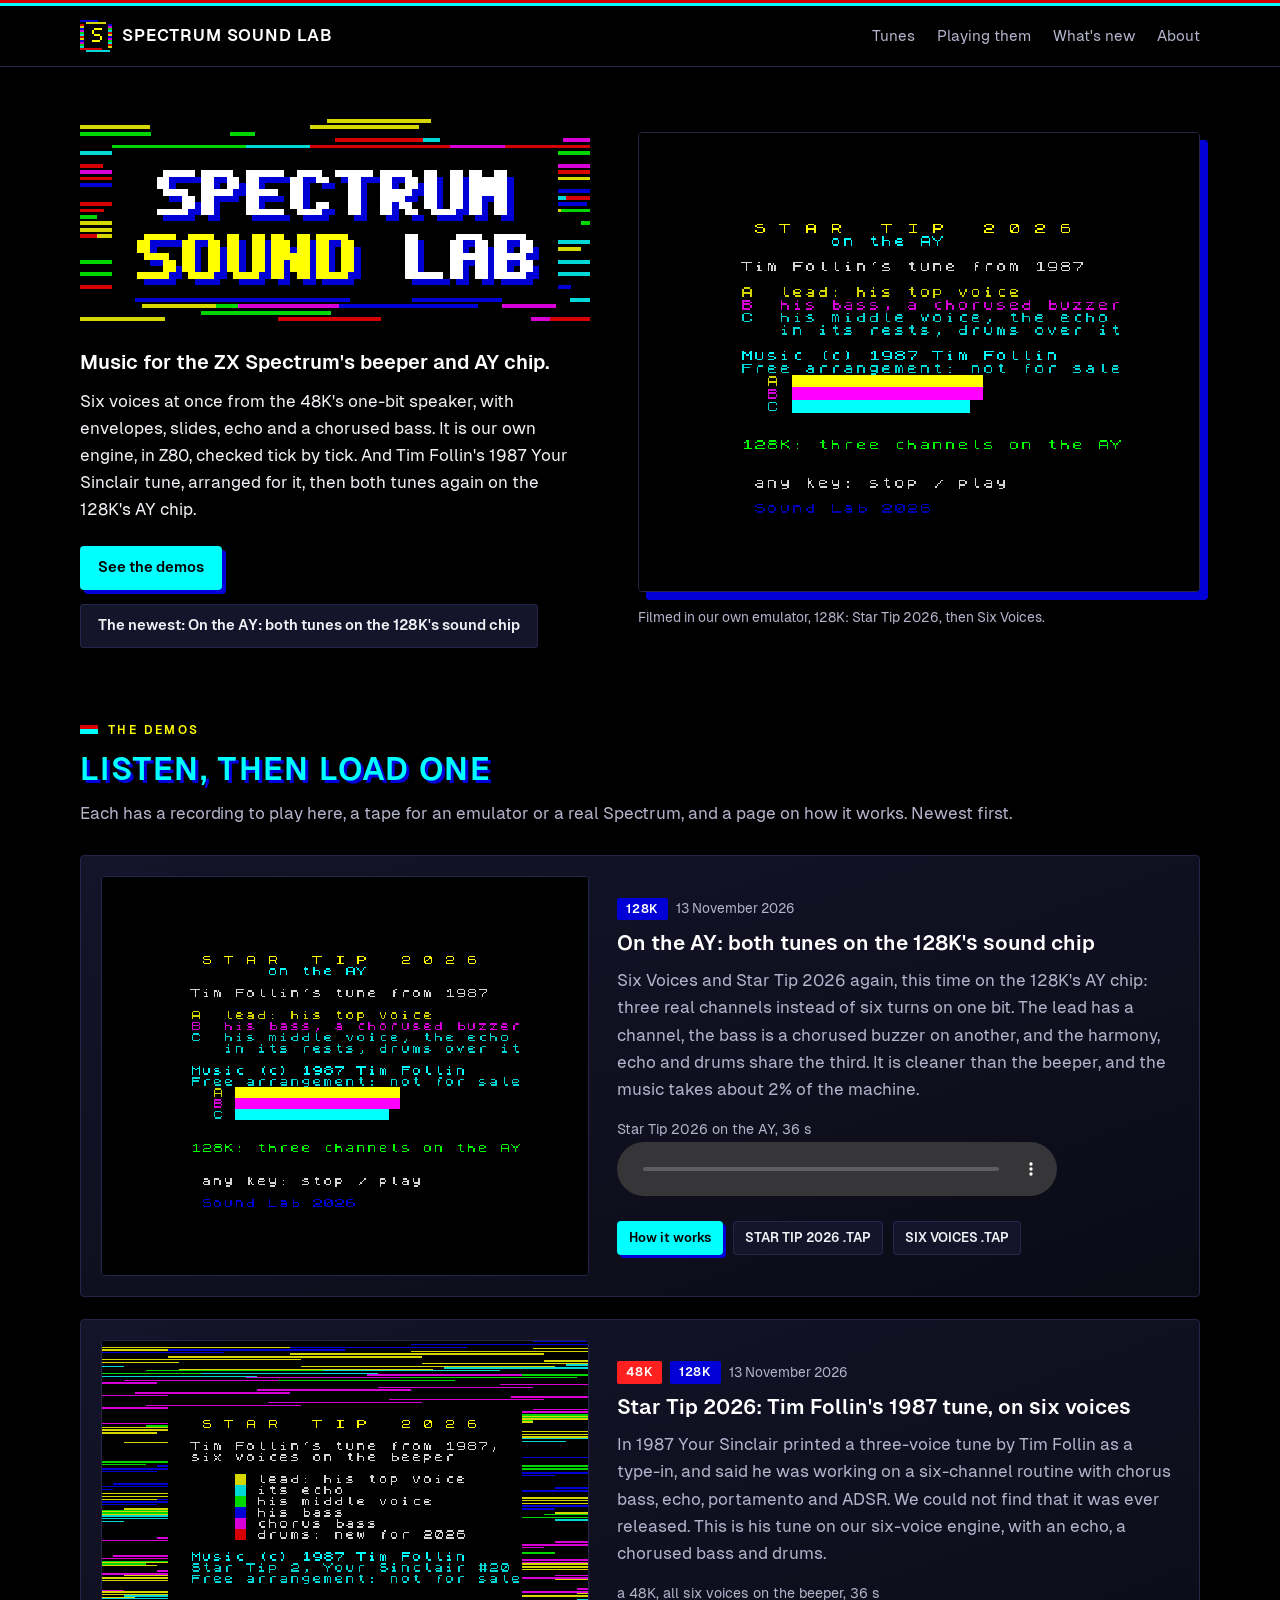
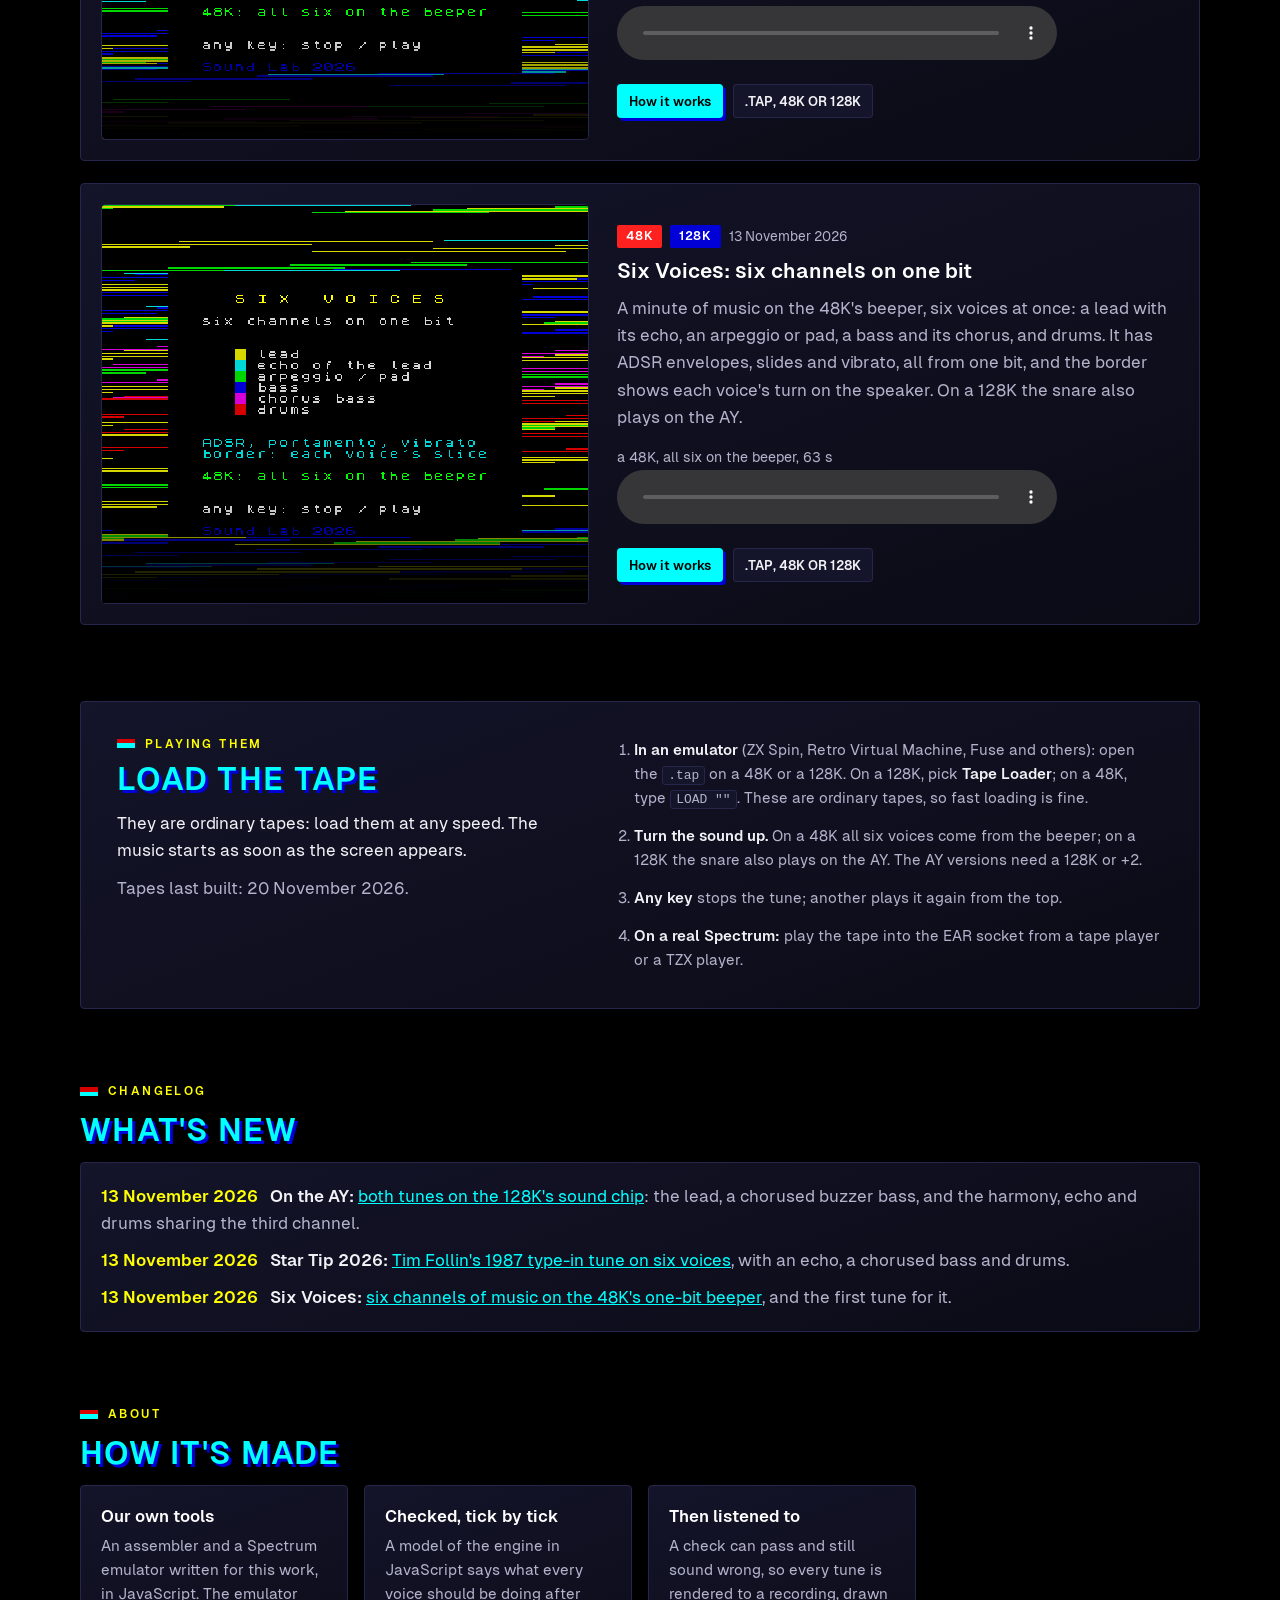
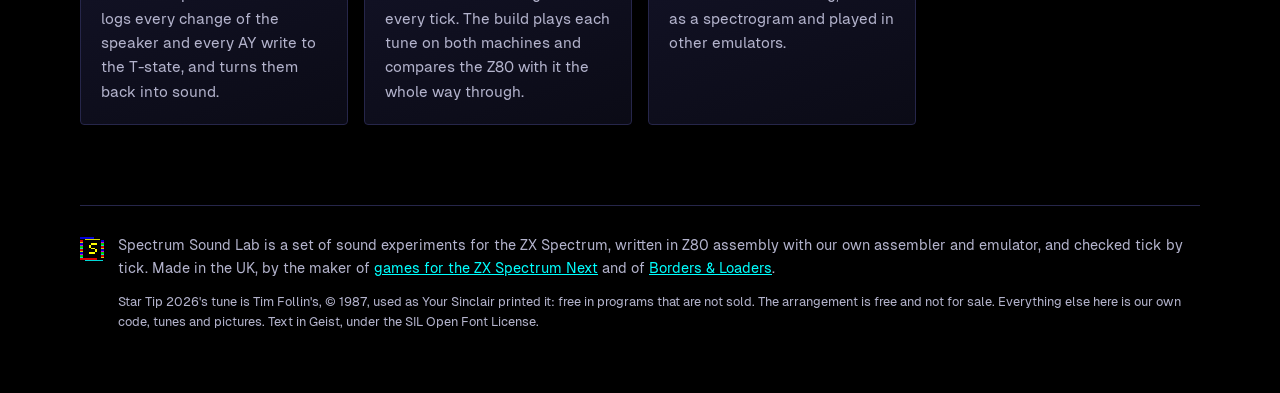
<file: index.html>
<!doctype html>
<html lang="en-GB">
<head>
<meta charset="utf-8">
<meta name="viewport" content="width=device-width,initial-scale=1">
<title>Spectrum Sound Lab: beeper and AY music for the ZX Spectrum</title>
<meta name="description" content="Music for the ZX Spectrum's beeper and AY chip: six voices at once from the 48K's one-bit speaker, with envelopes, slides, echo and a chorused bass, and Tim Follin's 1987 tune arranged for it.">
<meta property="og:title" content="Spectrum Sound Lab: beeper and AY music for the ZX Spectrum">
<meta property="og:description" content="Music for the ZX Spectrum's beeper and AY chip: six voices at once from the 48K's one-bit speaker, with envelopes, slides, echo and a chorused bass, and Tim Follin's 1987 tune arranged for it.">
<meta property="og:type" content="website">
<meta property="og:url" content="https://mikeynma.github.io/spectrum-sound-lab/">
<meta property="og:image" content="https://mikeynma.github.io/spectrum-sound-lab/share.png">
<meta property="og:image:type" content="image/png">
<meta property="og:image:width" content="1200">
<meta property="og:image:height" content="630">
<meta property="og:image:alt" content="Spectrum Sound Lab: the logo, black paper in a border of short coloured lines, beside a Spectrum screen playing six voices">
<link rel="canonical" href="https://mikeynma.github.io/spectrum-sound-lab/">
<meta name="twitter:card" content="summary_large_image">
<meta name="twitter:image" content="https://mikeynma.github.io/spectrum-sound-lab/share.png">
<meta name="theme-color" content="#000000">
<link rel="icon" href="favicon-32.png" type="image/png">
<link rel="apple-touch-icon" href="apple-touch-icon.png">
<link rel="preload" href="fonts/geist-400.woff2" as="font" type="font/woff2" crossorigin>
<link rel="stylesheet" href="site.css">
</head>
<body>
<div class="tape" aria-hidden="true"></div>
<header class="top">
  <div class="wrap">
    <a class="brand" href="#" aria-label="Spectrum Sound Lab, the front page"><img src="icon.png" width="32" height="32" alt=""><span>Spectrum Sound Lab</span></a>
    <nav aria-label="Sections"><a href="#demos">Tunes</a><a href="#loading">Playing them</a><a href="#news">What's new</a><a href="#about">About</a></nav>
  </div>
</header>

<main>
<section class="hero wrap">
  <div class="hero-text">
    <h1><img class="logo" src="logo.png" width="400" height="165" alt="Spectrum Sound Lab"></h1>
    <p class="lead">Music for the ZX Spectrum's beeper and AY chip.</p>
    <p>Six voices at once from the 48K's one-bit speaker, with envelopes, slides, echo and a chorused bass. It is our own engine, in Z80, checked tick by tick. And Tim Follin's 1987 Your Sinclair tune, arranged for it, then both tunes again on the 128K's AY chip.</p>
    <div class="actions">
      <a class="btn" href="#demos">See the demos</a>
      <a class="btn btn-ghost" href="demos/on-the-ay/">The newest: On the AY: both tunes on the 128K's sound chip</a>
    </div>
  </div>
  <figure class="hero-shot">
    <video src="videos/on-the-ay.mp4" poster="shots/on-the-ay/star-tip.png" width="1056" height="864" muted loop playsinline controls preload="metadata" aria-label="On the AY: both tunes on the 128K's sound chip: Filmed in our own emulator, 128K: Star Tip 2026, then Six Voices"></video>
    <figcaption>Filmed in our own emulator, 128K: Star Tip 2026, then Six Voices.</figcaption>
  </figure>
</section>

<section id="demos" class="wrap">
  <p class="eyebrow">The demos</p>
  <h2>Listen, then load one</h2>
  <p class="sub">Each has a recording to play here, a tape for an emulator or a real Spectrum, and a page on how it works. Newest first.</p>
  <div class="demos">
    <article class="demo card">
      <div class="demo-media"><a class="shot" href="shots/on-the-ay/star-tip.png" data-caption="Star Tip 2026 on the AY. The three bars are the channels' volumes: A the lead, B the bass, C the rest."><img src="shots/on-the-ay/star-tip.png" width="704" height="576" loading="lazy" alt="A Spectrum screen headed STAR TIP 2026 on the AY, credits to Tim Follin, and three coloured bars showing the AY channels' volumes"></a></div>
      <div class="demo-text">
        <p class="badges"><span class="badge m128K">128K</span><span class="date">13 November 2026</span></p>
        <h3><a href="demos/on-the-ay/">On the AY: both tunes on the 128K's sound chip</a></h3>
        <p>Six Voices and Star Tip 2026 again, this time on the 128K's AY chip: three real channels instead of six turns on one bit. The lead has a channel, the bass is a chorused buzzer on another, and the harmony, echo and drums share the third. It is cleaner than the beeper, and the music takes about 2% of the machine.</p>
        <p class="listen"><small>Star Tip 2026 on the AY, 36 s</small><br><audio controls preload="none" style="width:100%;max-width:440px" src="audio/startip2026-ay.mp3"></audio></p>
        <p class="links"><a class="btn btn-small" href="demos/on-the-ay/">How it works</a><a class="btn btn-small btn-ghost" href="files/startip2026-ay.tap" download>Star Tip 2026 .tap</a><a class="btn btn-small btn-ghost" href="files/sixvoices-ay.tap" download>Six Voices .tap</a></p>
      </div>
    </article>
    <article class="demo card">
      <div class="demo-media"><video src="videos/star-tip-2026.mp4" poster="shots/star-tip-2026/playing.png" width="1056" height="864" muted loop playsinline controls preload="metadata" aria-label="Star Tip 2026: Tim Follin's 1987 tune, on six voices: Filmed in our own emulator, 48K"></video></div>
      <div class="demo-text">
        <p class="badges"><span class="badge m48K">48K</span><span class="badge m128K">128K</span><span class="date">13 November 2026</span></p>
        <h3><a href="demos/star-tip-2026/">Star Tip 2026: Tim Follin's 1987 tune, on six voices</a></h3>
        <p>In 1987 Your Sinclair printed a three-voice tune by Tim Follin as a type-in, and said he was working on a six-channel routine with chorus bass, echo, portamento and ADSR. We could not find that it was ever released. This is his tune on our six-voice engine, with an echo, a chorused bass and drums.</p>
        <p class="listen"><small>a 48K, all six voices on the beeper, 36 s</small><br><audio controls preload="none" style="width:100%;max-width:440px" src="audio/startip2026-48k.mp3"></audio></p>
        <p class="links"><a class="btn btn-small" href="demos/star-tip-2026/">How it works</a><a class="btn btn-small btn-ghost" href="files/startip2026.tap" download>.tap, 48K or 128K</a></p>
      </div>
    </article>
    <article class="demo card">
      <div class="demo-media"><video src="videos/six-voices.mp4" poster="shots/six-voices/playing.png" width="782" height="576" muted loop playsinline controls preload="metadata" aria-label="Six Voices: six channels on one bit: Recorded in Retro Virtual Machine, as a 48K"></video></div>
      <div class="demo-text">
        <p class="badges"><span class="badge m48K">48K</span><span class="badge m128K">128K</span><span class="date">13 November 2026</span></p>
        <h3><a href="demos/six-voices/">Six Voices: six channels on one bit</a></h3>
        <p>A minute of music on the 48K's beeper, six voices at once: a lead with its echo, an arpeggio or pad, a bass and its chorus, and drums. It has ADSR envelopes, slides and vibrato, all from one bit, and the border shows each voice's turn on the speaker. On a 128K the snare also plays on the AY.</p>
        <p class="listen"><small>a 48K, all six on the beeper, 63 s</small><br><audio controls preload="none" style="width:100%;max-width:440px" src="audio/sixvoices-48k.mp3"></audio></p>
        <p class="links"><a class="btn btn-small" href="demos/six-voices/">How it works</a><a class="btn btn-small btn-ghost" href="files/sixvoices.tap" download>.tap, 48K or 128K</a></p>
      </div>
    </article>
  </div>
</section>

<section id="loading" class="wrap">
  <div class="card download">
    <div>
      <p class="eyebrow">Playing them</p>
      <h2>Load the tape</h2>
      <p>They are ordinary tapes: load them at any speed. The music starts as soon as the screen appears.</p>
      <p class="meta">Tapes last built: 20 November 2026.</p>
    </div>
    <ol class="steps">
      <li><b>In an emulator</b> (ZX Spin, Retro Virtual Machine, Fuse and others): open the <code>.tap</code> on a 48K or a 128K. On a 128K, pick <b>Tape Loader</b>; on a 48K, type <code>LOAD ""</code>. These are ordinary tapes, so fast loading is fine.</li>
      <li><b>Turn the sound up.</b> On a 48K all six voices come from the beeper; on a 128K the snare also plays on the AY. The AY versions need a 128K or +2.</li>
      <li><b>Any key</b> stops the tune; another plays it again from the top.</li>
      <li><b>On a real Spectrum:</b> play the tape into the EAR socket from a tape player or a TZX player.</li>
    </ol>
  </div>
</section>

<section id="news" class="wrap">
  <p class="eyebrow">Changelog</p>
  <h2>What's new</h2>
  <div class="log card">
    <ul>
      <li><time datetime="2026-11-13">13 November 2026</time> <b>On the AY:</b> <a href="demos/on-the-ay/">both tunes on the 128K's sound chip</a>: the lead, a chorused buzzer bass, and the harmony, echo and drums sharing the third channel.</li>
      <li><time datetime="2026-11-13">13 November 2026</time> <b>Star Tip 2026:</b> <a href="demos/star-tip-2026/">Tim Follin's 1987 type-in tune on six voices</a>, with an echo, a chorused bass and drums.</li>
      <li><time datetime="2026-11-13">13 November 2026</time> <b>Six Voices:</b> <a href="demos/six-voices/">six channels of music on the 48K's one-bit beeper</a>, and the first tune for it.</li>
    </ul>
  </div>
</section>

<section id="about" class="wrap">
  <p class="eyebrow">About</p>
  <h2>How it's made</h2>
  <div class="grid cards">
    <article class="card"><h3>Our own tools</h3><p>An assembler and a Spectrum emulator written for this work, in JavaScript. The emulator logs every change of the speaker and every AY write to the T-state, and turns them back into sound.</p></article>
    <article class="card"><h3>Checked, tick by tick</h3><p>A model of the engine in JavaScript says what every voice should be doing after every tick. The build plays each tune on both machines and compares the Z80 with it the whole way through.</p></article>
    <article class="card"><h3>Then listened to</h3><p>A check can pass and still sound wrong, so every tune is rendered to a recording, drawn as a spectrogram and played in other emulators.</p></article>
  </div>
</section>
</main>

<footer class="wrap foot">
  <img src="icon.png" width="24" height="24" alt="">
  <div>
    <p>Spectrum Sound Lab is a set of sound experiments for the ZX Spectrum, written in Z80 assembly with our own assembler and emulator, and checked tick by tick. Made in the UK, by the maker of <a href="https://mikeynma.github.io/">games for the ZX Spectrum Next</a> and of <a href="https://mikeynma.github.io/borders-and-loaders/">Borders &amp; Loaders</a>.</p>
    <p class="small">Star Tip 2026's tune is Tim Follin's, &copy; 1987, used as Your Sinclair printed it: free in programs that are not sold. The arrangement is free and not for sale. Everything else here is our own code, tunes and pictures. Text in Geist, under the SIL Open Font License.</p>
  </div>
</footer>
<dialog class="lightbox" aria-label="Screenshot">
  <figure><div class="lb-view"><img alt=""></div><figcaption></figcaption></figure>
  <div class="lb-zoom" role="group" aria-label="Zoom">
    <button type="button" class="lb-out" aria-label="Zoom out">&minus;</button>
    <button type="button" class="lb-fit" aria-label="Fit it to the screen">Fit</button>
    <button type="button" class="lb-in" aria-label="Zoom in">+</button>
  </div>
  <button class="lb-btn lb-prev" type="button" aria-label="Previous picture">&lsaquo;</button>
  <button class="lb-btn lb-next" type="button" aria-label="Next picture">&rsaquo;</button>
  <button class="lb-btn lb-close" type="button" autofocus aria-label="Close">&times;</button>
</dialog>
<script src="site.js"></script>
</body>
</html>
</file>
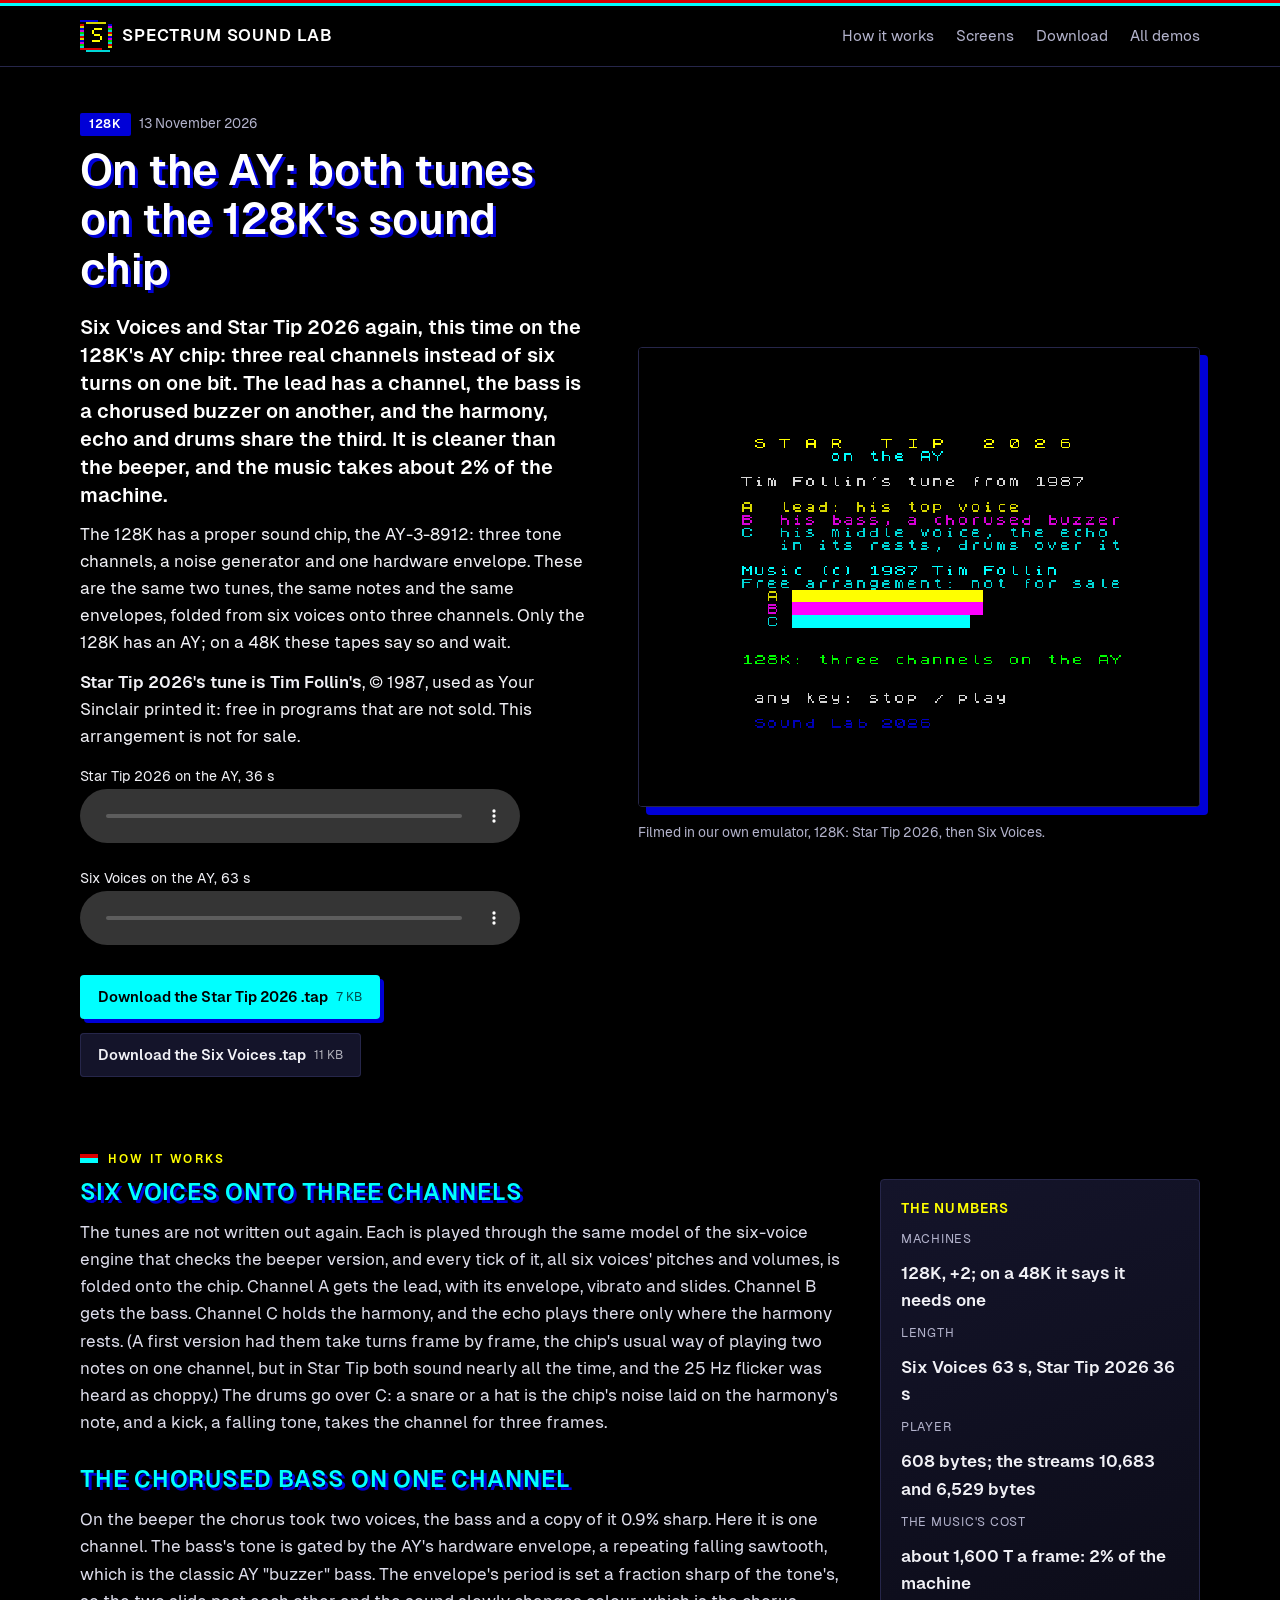
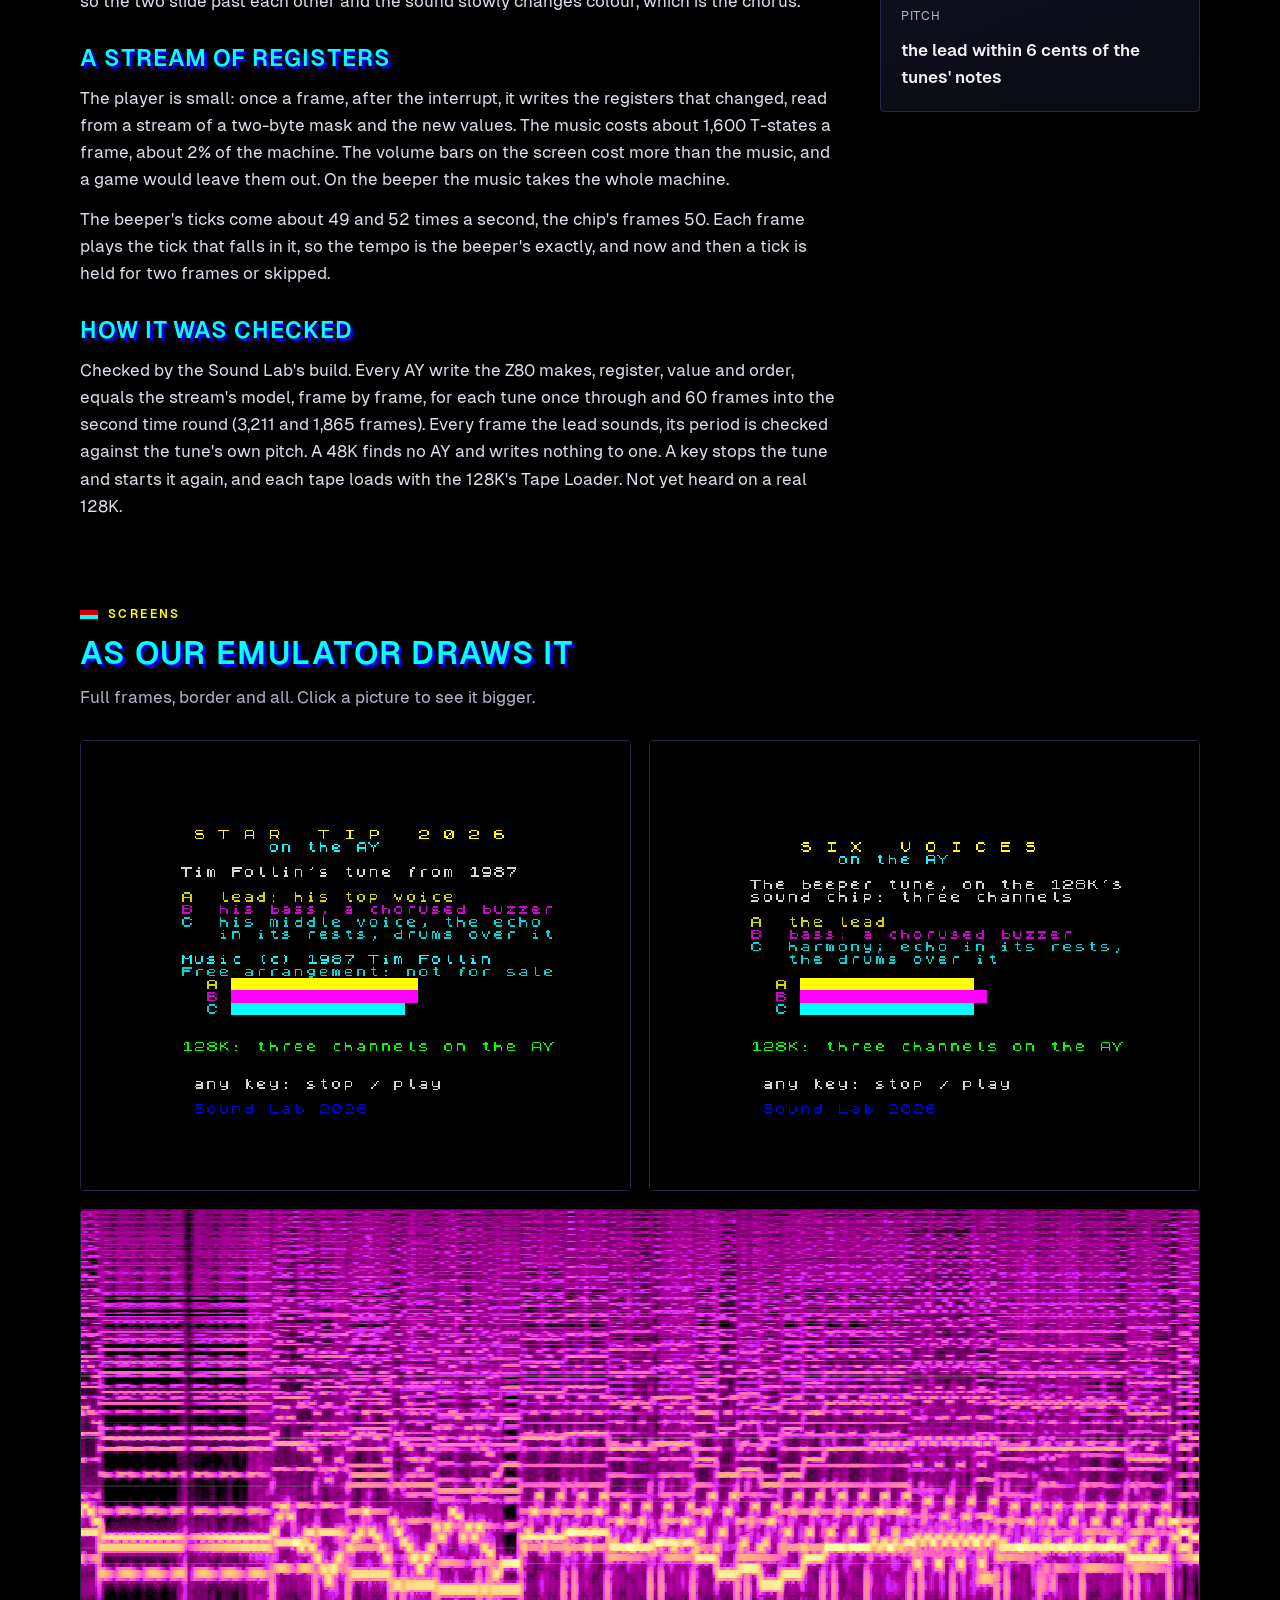
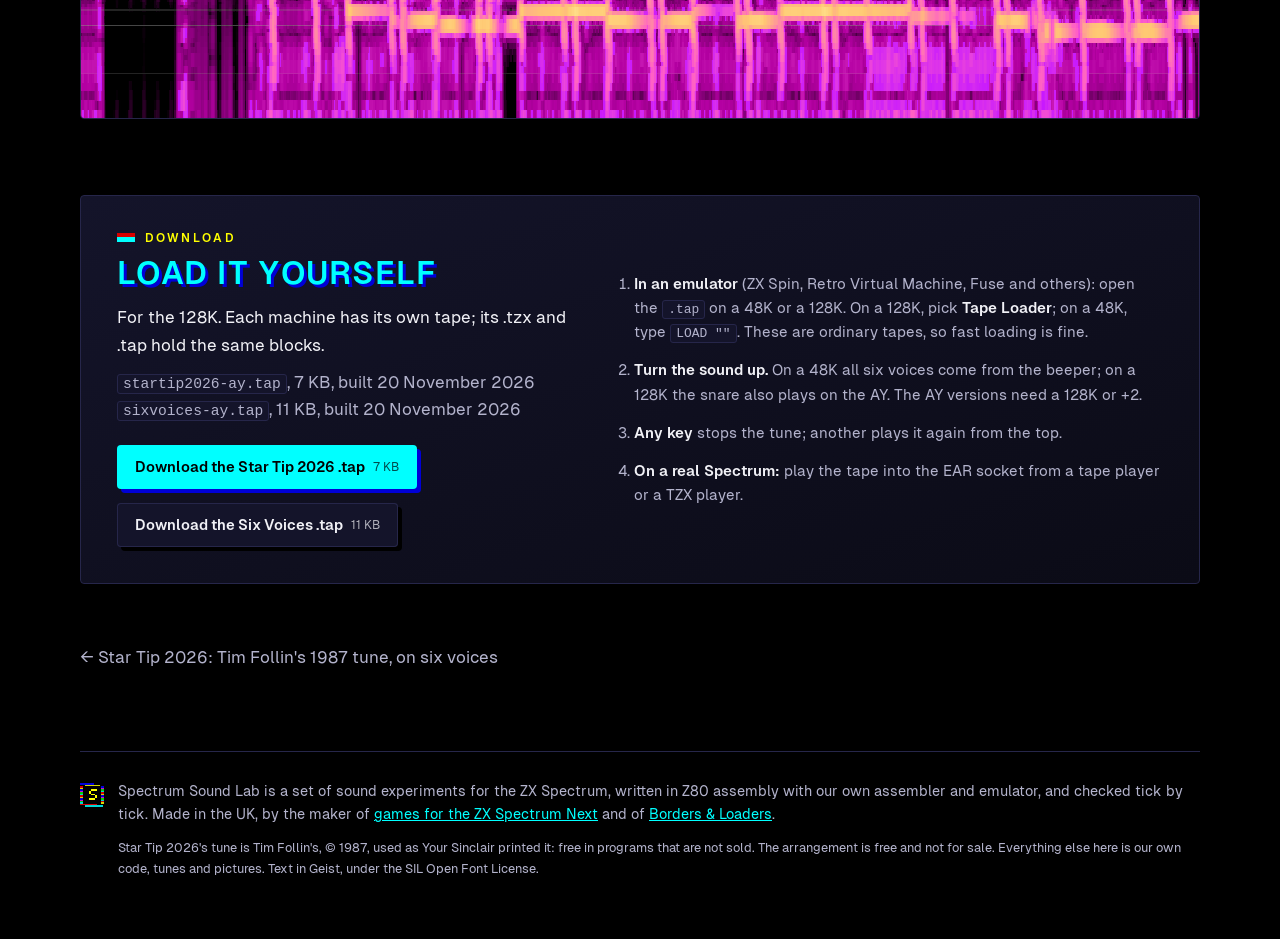
<file: demos/on-the-ay/index.html>
<!doctype html>
<html lang="en-GB">
<head>
<meta charset="utf-8">
<meta name="viewport" content="width=device-width,initial-scale=1">
<title>On the AY: both tunes on the 128K's sound chip - Spectrum Sound Lab</title>
<meta name="description" content="Six Voices and Star Tip 2026 again, this time on the 128K's AY chip: three real channels instead of six turns on one bit. The lead has a channel, the bass is a chorused buzzer on another, and the harmony, echo and drums share the third. It is cleaner than the beeper, and the music takes about 2% of the machine.">
<meta property="og:title" content="On the AY: both tunes on the 128K's sound chip - Spectrum Sound Lab">
<meta property="og:description" content="Six Voices and Star Tip 2026 again, this time on the 128K's AY chip: three real channels instead of six turns on one bit. The lead has a channel, the bass is a chorused buzzer on another, and the harmony, echo and drums share the third. It is cleaner than the beeper, and the music takes about 2% of the machine.">
<meta property="og:type" content="website">
<meta property="og:url" content="https://mikeynma.github.io/spectrum-sound-lab/demos/on-the-ay/">
<meta property="og:image" content="https://mikeynma.github.io/spectrum-sound-lab/shots/on-the-ay/star-tip.png">
<meta property="og:image:type" content="image/png">
<meta property="og:image:width" content="704">
<meta property="og:image:height" content="576">
<meta property="og:image:alt" content="A Spectrum screen headed STAR TIP 2026 on the AY, credits to Tim Follin, and three coloured bars showing the AY channels' volumes">
<link rel="canonical" href="https://mikeynma.github.io/spectrum-sound-lab/demos/on-the-ay/">
<meta name="twitter:card" content="summary_large_image">
<meta name="twitter:image" content="https://mikeynma.github.io/spectrum-sound-lab/shots/on-the-ay/star-tip.png">
<meta name="theme-color" content="#000000">
<link rel="icon" href="../../favicon-32.png" type="image/png">
<link rel="apple-touch-icon" href="../../apple-touch-icon.png">
<link rel="preload" href="../../fonts/geist-400.woff2" as="font" type="font/woff2" crossorigin>
<link rel="stylesheet" href="../../site.css">
</head>
<body>
<div class="tape" aria-hidden="true"></div>
<header class="top">
  <div class="wrap">
    <a class="brand" href="../../" aria-label="Spectrum Sound Lab, the front page"><img src="../../icon.png" width="32" height="32" alt=""><span>Spectrum Sound Lab</span></a>
    <nav aria-label="Sections"><a href="#how">How it works</a><a href="#screens">Screens</a><a href="#download">Download</a><a href="../../#demos">All demos</a></nav>
  </div>
</header>

<main>
<section class="hero wrap">
  <div class="hero-text">
    <p class="badges"><span class="badge m128K">128K</span><span class="date">13 November 2026</span></p>
    <h1 class="title">On the AY: both tunes on the 128K's sound chip</h1>
    <p class="lead">Six Voices and Star Tip 2026 again, this time on the 128K's AY chip: three real channels instead of six turns on one bit. The lead has a channel, the bass is a chorused buzzer on another, and the harmony, echo and drums share the third. It is cleaner than the beeper, and the music takes about 2% of the machine.</p>
    <p>The 128K has a proper sound chip, the AY-3-8912: three tone channels, a noise generator and one hardware envelope. These are the same two tunes, the same notes and the same envelopes, folded from six voices onto three channels. Only the 128K has an AY; on a 48K these tapes say so and wait.</p>
<p><b>Star Tip 2026's tune is Tim Follin's</b>, &copy; 1987, used as Your Sinclair printed it: free in programs that are not sold. This arrangement is not for sale.</p>
    <div class="listen"><p><small>Star Tip 2026 on the AY, 36 s</small><br><audio controls preload="none" style="width:100%;max-width:440px" src="../../audio/startip2026-ay.mp3"></audio></p><p><small>Six Voices on the AY, 63 s</small><br><audio controls preload="none" style="width:100%;max-width:440px" src="../../audio/sixvoices-ay.mp3"></audio></p></div>
    <div class="actions"><a class="btn" href="../../files/startip2026-ay.tap" download>Download the Star Tip 2026 .tap <small>7 KB</small></a><a class="btn btn-ghost" href="../../files/sixvoices-ay.tap" download>Download the Six Voices .tap <small>11 KB</small></a></div>
  </div>
  <figure class="hero-shot">
    <video src="../../videos/on-the-ay.mp4" poster="../../shots/on-the-ay/star-tip.png" width="1056" height="864" muted loop playsinline controls preload="metadata" aria-label="On the AY: both tunes on the 128K's sound chip: Filmed in our own emulator, 128K: Star Tip 2026, then Six Voices"></video>
    <figcaption>Filmed in our own emulator, 128K: Star Tip 2026, then Six Voices.</figcaption>
  </figure>
</section>

<section id="how" class="wrap">
  <p class="eyebrow">How it works</p>
  <div class="tech">
    <div class="tech-text">
      <h2>Six voices onto three channels</h2>
      <p>The tunes are not written out again. Each is played through the same model of the six-voice engine that checks the beeper version, and every tick of it, all six voices' pitches and volumes, is folded onto the chip. Channel A gets the lead, with its envelope, vibrato and slides. Channel B gets the bass. Channel C holds the harmony, and the echo plays there only where the harmony rests. (A first version had them take turns frame by frame, the chip's usual way of playing two notes on one channel, but in Star Tip both sound nearly all the time, and the 25 Hz flicker was heard as choppy.) The drums go over C: a snare or a hat is the chip's noise laid on the harmony's note, and a kick, a falling tone, takes the channel for three frames.</p>
      <h2>The chorused bass on one channel</h2>
      <p>On the beeper the chorus took two voices, the bass and a copy of it 0.9% sharp. Here it is one channel. The bass's tone is gated by the AY's hardware envelope, a repeating falling sawtooth, which is the classic AY "buzzer" bass. The envelope's period is set a fraction sharp of the tone's, so the two slide past each other and the sound slowly changes colour, which is the chorus.</p>
      <h2>A stream of registers</h2>
      <p>The player is small: once a frame, after the interrupt, it writes the registers that changed, read from a stream of a two-byte mask and the new values. The music costs about 1,600 T-states a frame, about 2% of the machine. The volume bars on the screen cost more than the music, and a game would leave them out. On the beeper the music takes the whole machine.</p>
<p>The beeper's ticks come about 49 and 52 times a second, the chip's frames 50. Each frame plays the tick that falls in it, so the tempo is the beeper's exactly, and now and then a tick is held for two frames or skipped.</p>
      <h2>How it was checked</h2>
      <p>Checked by the Sound Lab's build. Every AY write the Z80 makes, register, value and order, equals the stream's model, frame by frame, for each tune once through and 60 frames into the second time round (3,211 and 1,865 frames). Every frame the lead sounds, its period is checked against the tune's own pitch. A 48K finds no AY and writes nothing to one. A key stops the tune and starts it again, and each tape loads with the 128K's Tape Loader. Not yet heard on a real 128K.</p>
    </div>
    <aside class="card numbers">
      <h3>The numbers</h3>
      <dl><dt>Machines</dt><dd>128K, +2; on a 48K it says it needs one</dd><dt>Length</dt><dd>Six Voices 63 s, Star Tip 2026 36 s</dd><dt>Player</dt><dd>608 bytes; the streams 10,683 and 6,529 bytes</dd><dt>The music's cost</dt><dd>about 1,600 T a frame: 2% of the machine</dd><dt>Pitch</dt><dd>the lead within 6 cents of the tunes' notes</dd></dl>
    </aside>
  </div>
</section>

<section id="screens" class="wrap">
  <p class="eyebrow">Screens</p>
  <h2>As our emulator draws it</h2>
  <p class="sub">Full frames, border and all. Click a picture to see it bigger.</p>
  <div class="gallery">
    <a class="shot" href="../../shots/on-the-ay/star-tip.png" data-caption="Star Tip 2026 on the AY. The three bars are the channels' volumes: A the lead, B the bass, C the rest."><img src="../../shots/on-the-ay/star-tip.png" width="704" height="576" loading="lazy" alt="A Spectrum screen headed STAR TIP 2026 on the AY, credits to Tim Follin, and three coloured bars showing the AY channels' volumes"></a>
    <a class="shot" href="../../shots/on-the-ay/six-voices.png" data-caption="Six Voices on the AY."><img src="../../shots/on-the-ay/six-voices.png" width="704" height="576" loading="lazy" alt="A Spectrum screen headed SIX VOICES on the AY, with three coloured volume bars"></a>
    <a class="shot wide" href="../../shots/on-the-ay/spectrogram.png" data-caption="Star Tip 2026 on the AY, its first 20 seconds as a spectrogram. Set it beside the beeper version's: the same shapes, without the beeper's whine at the top or its haze of noise."><img src="../../shots/on-the-ay/spectrogram.png" width="792" height="360" loading="lazy" alt="A spectrogram: bright note lines and vertical drum streaks on a darker background than the beeper version's"></a>
  </div>
</section>

<section id="download" class="wrap">
  <div class="card download">
    <div>
      <p class="eyebrow">Download</p>
      <h2>Load it yourself</h2>
      <p>For the 128K. Each machine has its own tape; its .tzx and .tap hold the same blocks.</p>
      <p class="meta"><code>startip2026-ay.tap</code>, 7 KB, built 20 November 2026<br><code>sixvoices-ay.tap</code>, 11 KB, built 20 November 2026</p>
      <div class="actions"><a class="btn" href="../../files/startip2026-ay.tap" download>Download the Star Tip 2026 .tap <small>7 KB</small></a><a class="btn btn-ghost" href="../../files/sixvoices-ay.tap" download>Download the Six Voices .tap <small>11 KB</small></a></div>
    </div>
    <ol class="steps">
      <li><b>In an emulator</b> (ZX Spin, Retro Virtual Machine, Fuse and others): open the <code>.tap</code> on a 48K or a 128K. On a 128K, pick <b>Tape Loader</b>; on a 48K, type <code>LOAD ""</code>. These are ordinary tapes, so fast loading is fine.</li>
      <li><b>Turn the sound up.</b> On a 48K all six voices come from the beeper; on a 128K the snare also plays on the AY. The AY versions need a 128K or +2.</li>
      <li><b>Any key</b> stops the tune; another plays it again from the top.</li>
      <li><b>On a real Spectrum:</b> play the tape into the EAR socket from a tape player or a TZX player.</li>
    </ol>
  </div>
</section>

<nav class="wrap pager" aria-label="Other demos">
  <a href="../star-tip-2026/">&larr; Star Tip 2026: Tim Follin's 1987 tune, on six voices</a>
  <span></span>
</nav>
</main>

<footer class="wrap foot">
  <img src="../../icon.png" width="24" height="24" alt="">
  <div>
    <p>Spectrum Sound Lab is a set of sound experiments for the ZX Spectrum, written in Z80 assembly with our own assembler and emulator, and checked tick by tick. Made in the UK, by the maker of <a href="https://mikeynma.github.io/">games for the ZX Spectrum Next</a> and of <a href="https://mikeynma.github.io/borders-and-loaders/">Borders &amp; Loaders</a>.</p>
    <p class="small">Star Tip 2026's tune is Tim Follin's, &copy; 1987, used as Your Sinclair printed it: free in programs that are not sold. The arrangement is free and not for sale. Everything else here is our own code, tunes and pictures. Text in Geist, under the SIL Open Font License.</p>
  </div>
</footer>
<dialog class="lightbox" aria-label="Screenshot">
  <figure><div class="lb-view"><img alt=""></div><figcaption></figcaption></figure>
  <div class="lb-zoom" role="group" aria-label="Zoom">
    <button type="button" class="lb-out" aria-label="Zoom out">&minus;</button>
    <button type="button" class="lb-fit" aria-label="Fit it to the screen">Fit</button>
    <button type="button" class="lb-in" aria-label="Zoom in">+</button>
  </div>
  <button class="lb-btn lb-prev" type="button" aria-label="Previous picture">&lsaquo;</button>
  <button class="lb-btn lb-next" type="button" aria-label="Next picture">&rsaquo;</button>
  <button class="lb-btn lb-close" type="button" autofocus aria-label="Close">&times;</button>
</dialog>
<script src="../../site.js"></script>
</body>
</html>
</file>
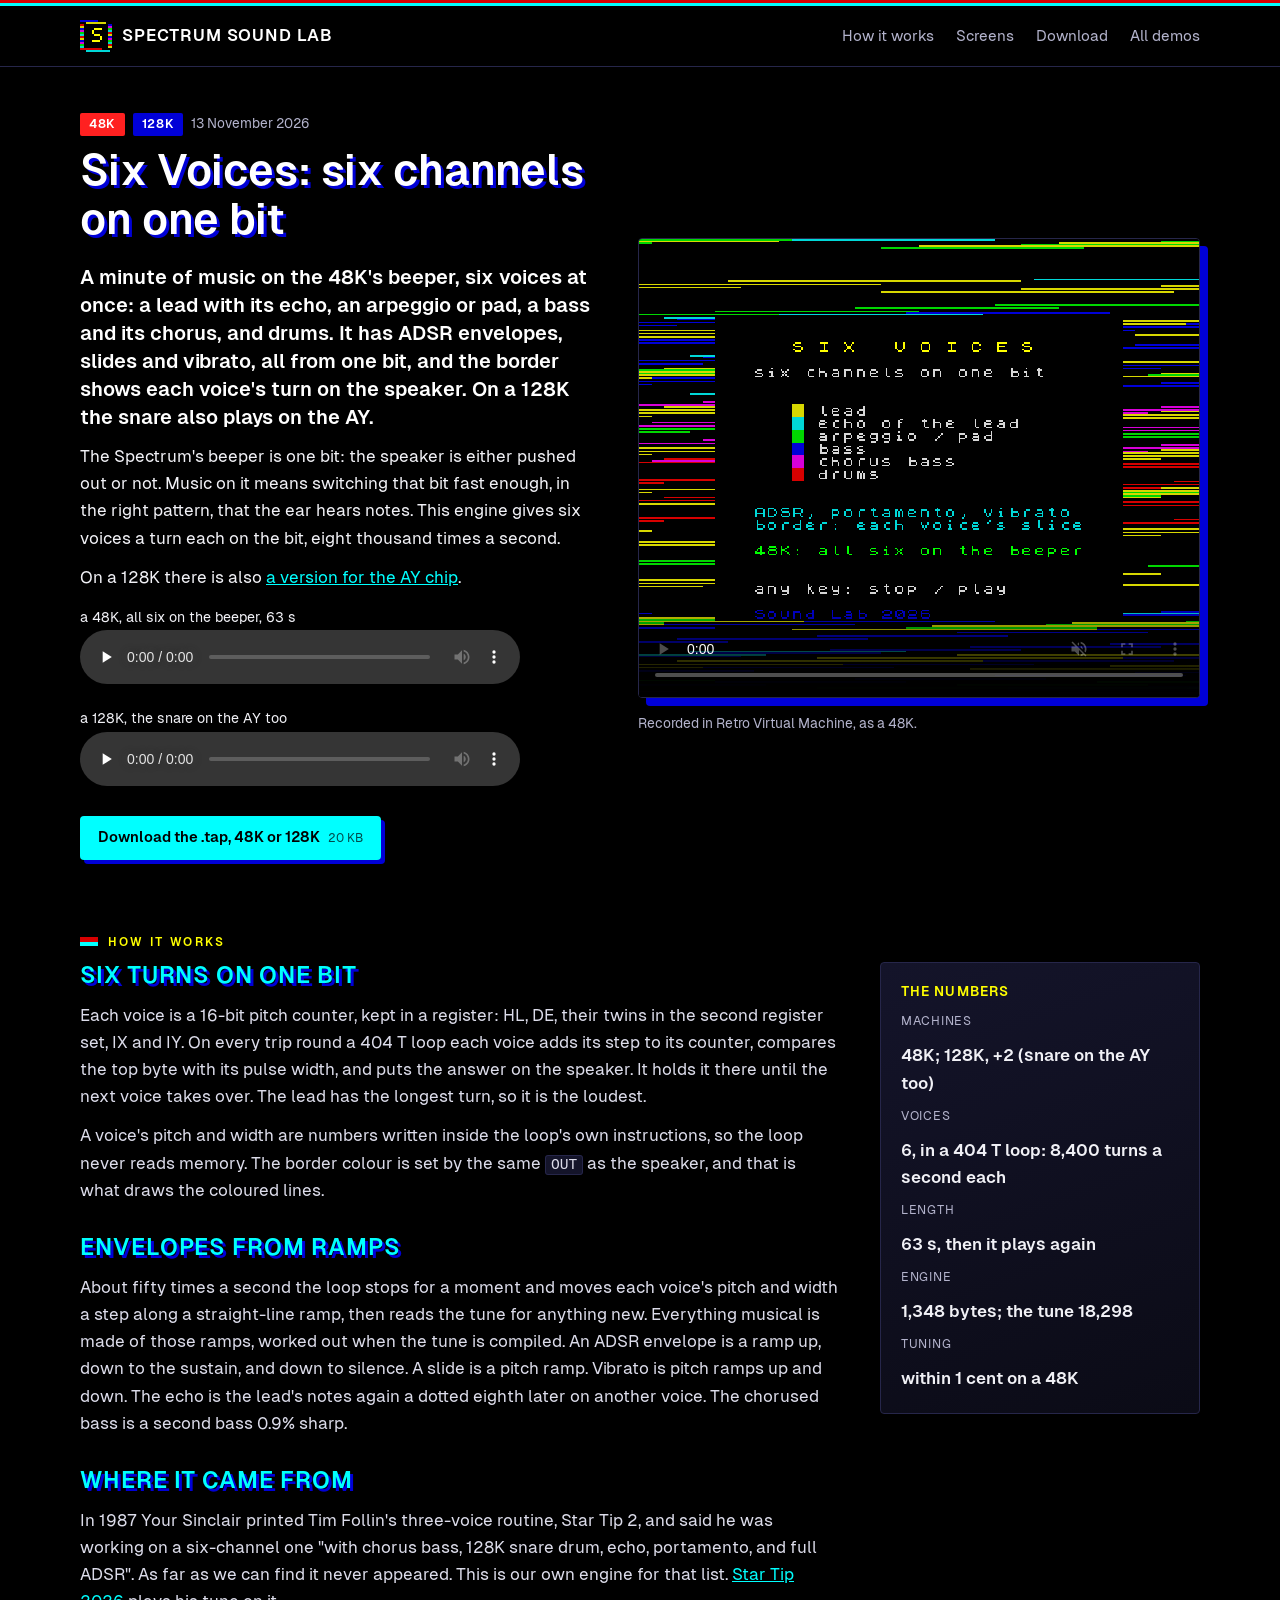
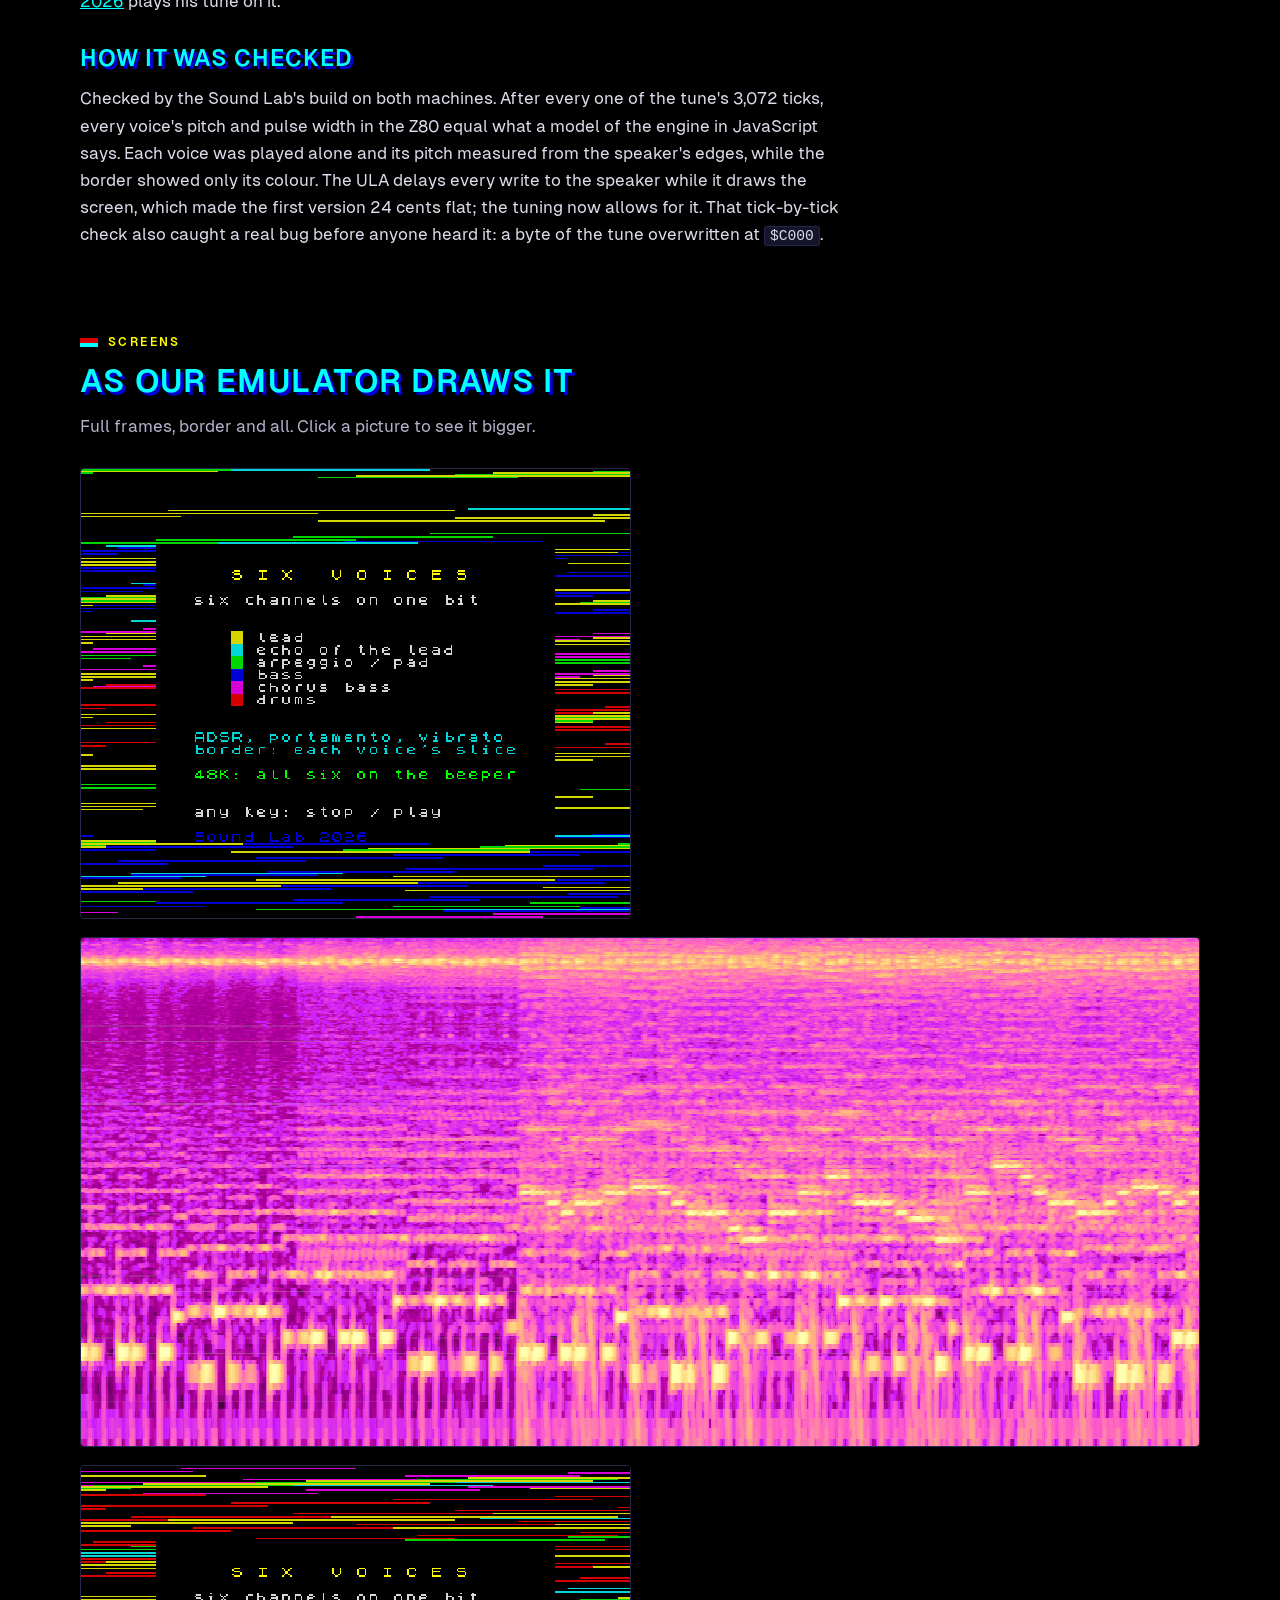
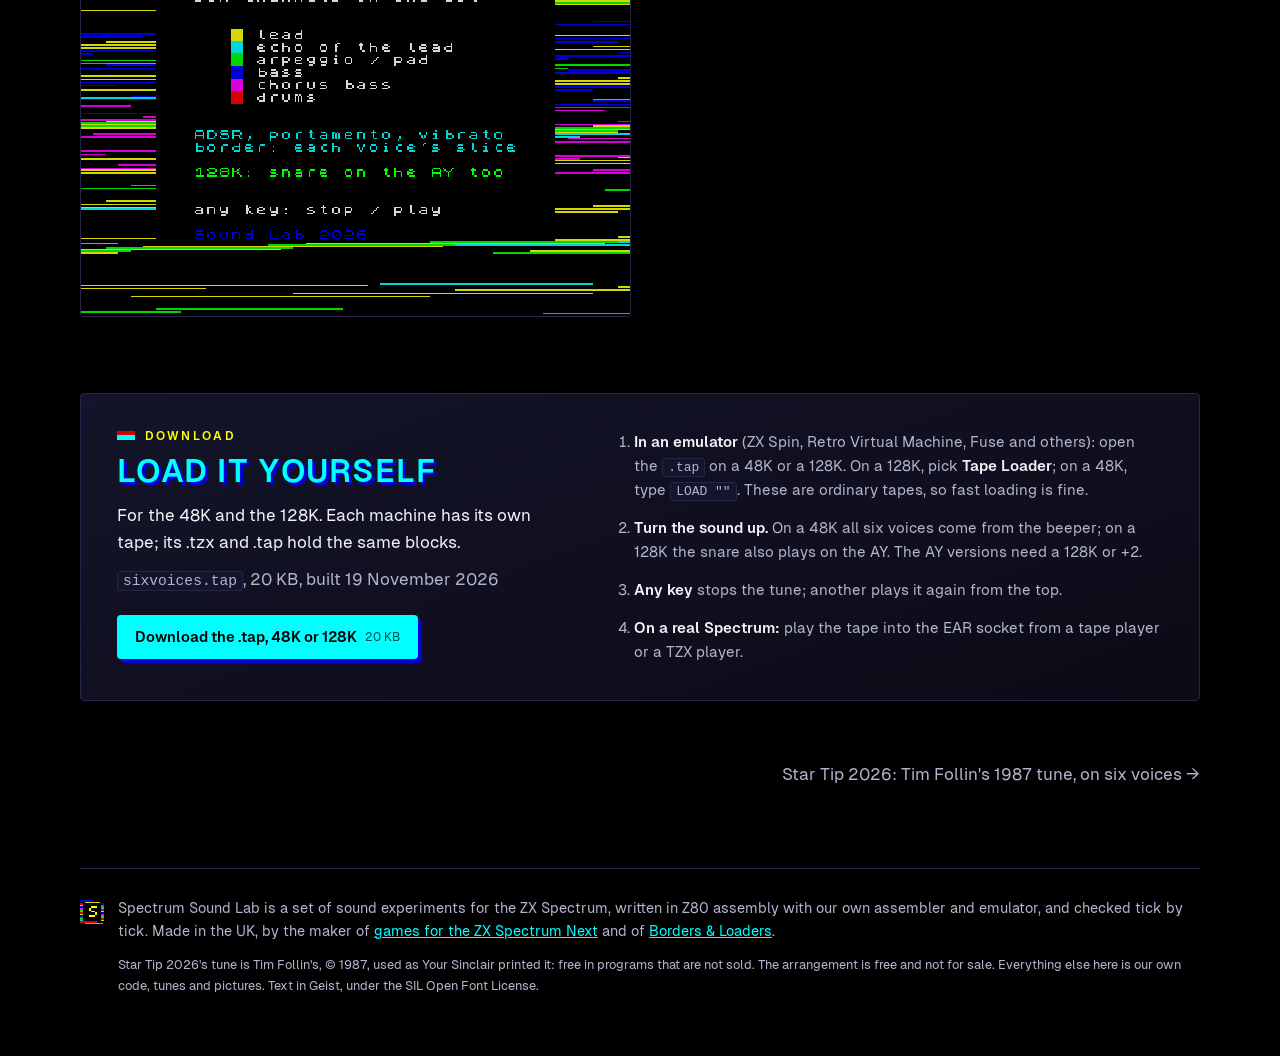
<file: demos/six-voices/index.html>
<!doctype html>
<html lang="en-GB">
<head>
<meta charset="utf-8">
<meta name="viewport" content="width=device-width,initial-scale=1">
<title>Six Voices: six channels on one bit - Spectrum Sound Lab</title>
<meta name="description" content="A minute of music on the 48K's beeper, six voices at once: a lead with its echo, an arpeggio or pad, a bass and its chorus, and drums. It has ADSR envelopes, slides and vibrato, all from one bit, and the border shows each voice's turn on the speaker. On a 128K the snare also plays on the AY.">
<meta property="og:title" content="Six Voices: six channels on one bit - Spectrum Sound Lab">
<meta property="og:description" content="A minute of music on the 48K's beeper, six voices at once: a lead with its echo, an arpeggio or pad, a bass and its chorus, and drums. It has ADSR envelopes, slides and vibrato, all from one bit, and the border shows each voice's turn on the speaker. On a 128K the snare also plays on the AY.">
<meta property="og:type" content="website">
<meta property="og:url" content="https://mikeynma.github.io/spectrum-sound-lab/demos/six-voices/">
<meta property="og:image" content="https://mikeynma.github.io/spectrum-sound-lab/shots/six-voices/playing.png">
<meta property="og:image:type" content="image/png">
<meta property="og:image:width" content="704">
<meta property="og:image:height" content="576">
<meta property="og:image:alt" content="A Spectrum screen headed SIX VOICES with a colour key for six voices and a border of short coloured lines">
<link rel="canonical" href="https://mikeynma.github.io/spectrum-sound-lab/demos/six-voices/">
<meta name="twitter:card" content="summary_large_image">
<meta name="twitter:image" content="https://mikeynma.github.io/spectrum-sound-lab/shots/six-voices/playing.png">
<meta name="theme-color" content="#000000">
<link rel="icon" href="../../favicon-32.png" type="image/png">
<link rel="apple-touch-icon" href="../../apple-touch-icon.png">
<link rel="preload" href="../../fonts/geist-400.woff2" as="font" type="font/woff2" crossorigin>
<link rel="stylesheet" href="../../site.css">
</head>
<body>
<div class="tape" aria-hidden="true"></div>
<header class="top">
  <div class="wrap">
    <a class="brand" href="../../" aria-label="Spectrum Sound Lab, the front page"><img src="../../icon.png" width="32" height="32" alt=""><span>Spectrum Sound Lab</span></a>
    <nav aria-label="Sections"><a href="#how">How it works</a><a href="#screens">Screens</a><a href="#download">Download</a><a href="../../#demos">All demos</a></nav>
  </div>
</header>

<main>
<section class="hero wrap">
  <div class="hero-text">
    <p class="badges"><span class="badge m48K">48K</span><span class="badge m128K">128K</span><span class="date">13 November 2026</span></p>
    <h1 class="title">Six Voices: six channels on one bit</h1>
    <p class="lead">A minute of music on the 48K's beeper, six voices at once: a lead with its echo, an arpeggio or pad, a bass and its chorus, and drums. It has ADSR envelopes, slides and vibrato, all from one bit, and the border shows each voice's turn on the speaker. On a 128K the snare also plays on the AY.</p>
    <p>The Spectrum's beeper is one bit: the speaker is either pushed out or not. Music on it means switching that bit fast enough, in the right pattern, that the ear hears notes. This engine gives six voices a turn each on the bit, eight thousand times a second.</p>
<p>On a 128K there is also <a href="../on-the-ay/">a version for the AY chip</a>.</p>
    <div class="listen"><p><small>a 48K, all six on the beeper, 63 s</small><br><audio controls preload="none" style="width:100%;max-width:440px" src="../../audio/sixvoices-48k.mp3"></audio></p><p><small>a 128K, the snare on the AY too</small><br><audio controls preload="none" style="width:100%;max-width:440px" src="../../audio/sixvoices-128k.mp3"></audio></p></div>
    <div class="actions"><a class="btn" href="../../files/sixvoices.tap" download>Download the .tap, 48K or 128K <small>20 KB</small></a></div>
  </div>
  <figure class="hero-shot">
    <video src="../../videos/six-voices.mp4" poster="../../shots/six-voices/playing.png" width="782" height="576" muted loop playsinline controls preload="metadata" aria-label="Six Voices: six channels on one bit: Recorded in Retro Virtual Machine, as a 48K"></video>
    <figcaption>Recorded in Retro Virtual Machine, as a 48K.</figcaption>
  </figure>
</section>

<section id="how" class="wrap">
  <p class="eyebrow">How it works</p>
  <div class="tech">
    <div class="tech-text">
      <h2>Six turns on one bit</h2>
      <p>Each voice is a 16-bit pitch counter, kept in a register: HL, DE, their twins in the second register set, IX and IY. On every trip round a 404 T loop each voice adds its step to its counter, compares the top byte with its pulse width, and puts the answer on the speaker. It holds it there until the next voice takes over. The lead has the longest turn, so it is the loudest.</p>
<p>A voice's pitch and width are numbers written inside the loop's own instructions, so the loop never reads memory. The border colour is set by the same <code>OUT</code> as the speaker, and that is what draws the coloured lines.</p>
      <h2>Envelopes from ramps</h2>
      <p>About fifty times a second the loop stops for a moment and moves each voice's pitch and width a step along a straight-line ramp, then reads the tune for anything new. Everything musical is made of those ramps, worked out when the tune is compiled. An ADSR envelope is a ramp up, down to the sustain, and down to silence. A slide is a pitch ramp. Vibrato is pitch ramps up and down. The echo is the lead's notes again a dotted eighth later on another voice. The chorused bass is a second bass 0.9% sharp.</p>
      <h2>Where it came from</h2>
      <p>In 1987 Your Sinclair printed Tim Follin's three-voice routine, Star Tip 2, and said he was working on a six-channel one "with chorus bass, 128K snare drum, echo, portamento, and full ADSR". As far as we can find it never appeared. This is our own engine for that list. <a href="../star-tip-2026/">Star Tip 2026</a> plays his tune on it.</p>
      <h2>How it was checked</h2>
      <p>Checked by the Sound Lab's build on both machines. After every one of the tune's 3,072 ticks, every voice's pitch and pulse width in the Z80 equal what a model of the engine in JavaScript says. Each voice was played alone and its pitch measured from the speaker's edges, while the border showed only its colour. The ULA delays every write to the speaker while it draws the screen, which made the first version 24 cents flat; the tuning now allows for it. That tick-by-tick check also caught a real bug before anyone heard it: a byte of the tune overwritten at <code>$C000</code>.</p>
    </div>
    <aside class="card numbers">
      <h3>The numbers</h3>
      <dl><dt>Machines</dt><dd>48K; 128K, +2 (snare on the AY too)</dd><dt>Voices</dt><dd>6, in a 404 T loop: 8,400 turns a second each</dd><dt>Length</dt><dd>63 s, then it plays again</dd><dt>Engine</dt><dd>1,348 bytes; the tune 18,298</dd><dt>Tuning</dt><dd>within 1 cent on a 48K</dd></dl>
    </aside>
  </div>
</section>

<section id="screens" class="wrap">
  <p class="eyebrow">Screens</p>
  <h2>As our emulator draws it</h2>
  <p class="sub">Full frames, border and all. Click a picture to see it bigger.</p>
  <div class="gallery">
    <a class="shot" href="../../shots/six-voices/playing.png" data-caption="Playing on a 48K. Each voice's turn on the speaker shows in the border in its own colour: yellow for the lead, blue and magenta for the bass and its chorus."><img src="../../shots/six-voices/playing.png" width="704" height="576" loading="lazy" alt="A Spectrum screen headed SIX VOICES with a colour key for six voices and a border of short coloured lines"></a>
    <a class="shot wide" href="../../shots/six-voices/spectrogram.png" data-caption="The first 20 seconds as a spectrogram. The bass comes in first, then the arpeggio, then the drums and the lead with its echo."><img src="../../shots/six-voices/spectrogram.png" width="792" height="360" loading="lazy" alt="A spectrogram: bright note lines and vertical drum streaks over a magenta background"></a>
    <a class="shot" href="../../shots/six-voices/playing-128k.png" data-caption="On a 128K."><img src="../../shots/six-voices/playing-128k.png" width="704" height="576" loading="lazy" alt="The same Six Voices screen, its machine line reading 128K: snare on the AY too"></a>
  </div>
</section>

<section id="download" class="wrap">
  <div class="card download">
    <div>
      <p class="eyebrow">Download</p>
      <h2>Load it yourself</h2>
      <p>For the 48K and the 128K. Each machine has its own tape; its .tzx and .tap hold the same blocks.</p>
      <p class="meta"><code>sixvoices.tap</code>, 20 KB, built 19 November 2026</p>
      <div class="actions"><a class="btn" href="../../files/sixvoices.tap" download>Download the .tap, 48K or 128K <small>20 KB</small></a></div>
    </div>
    <ol class="steps">
      <li><b>In an emulator</b> (ZX Spin, Retro Virtual Machine, Fuse and others): open the <code>.tap</code> on a 48K or a 128K. On a 128K, pick <b>Tape Loader</b>; on a 48K, type <code>LOAD ""</code>. These are ordinary tapes, so fast loading is fine.</li>
      <li><b>Turn the sound up.</b> On a 48K all six voices come from the beeper; on a 128K the snare also plays on the AY. The AY versions need a 128K or +2.</li>
      <li><b>Any key</b> stops the tune; another plays it again from the top.</li>
      <li><b>On a real Spectrum:</b> play the tape into the EAR socket from a tape player or a TZX player.</li>
    </ol>
  </div>
</section>

<nav class="wrap pager" aria-label="Other demos">
  <span></span>
  <a href="../star-tip-2026/">Star Tip 2026: Tim Follin's 1987 tune, on six voices &rarr;</a>
</nav>
</main>

<footer class="wrap foot">
  <img src="../../icon.png" width="24" height="24" alt="">
  <div>
    <p>Spectrum Sound Lab is a set of sound experiments for the ZX Spectrum, written in Z80 assembly with our own assembler and emulator, and checked tick by tick. Made in the UK, by the maker of <a href="https://mikeynma.github.io/">games for the ZX Spectrum Next</a> and of <a href="https://mikeynma.github.io/borders-and-loaders/">Borders &amp; Loaders</a>.</p>
    <p class="small">Star Tip 2026's tune is Tim Follin's, &copy; 1987, used as Your Sinclair printed it: free in programs that are not sold. The arrangement is free and not for sale. Everything else here is our own code, tunes and pictures. Text in Geist, under the SIL Open Font License.</p>
  </div>
</footer>
<dialog class="lightbox" aria-label="Screenshot">
  <figure><div class="lb-view"><img alt=""></div><figcaption></figcaption></figure>
  <div class="lb-zoom" role="group" aria-label="Zoom">
    <button type="button" class="lb-out" aria-label="Zoom out">&minus;</button>
    <button type="button" class="lb-fit" aria-label="Fit it to the screen">Fit</button>
    <button type="button" class="lb-in" aria-label="Zoom in">+</button>
  </div>
  <button class="lb-btn lb-prev" type="button" aria-label="Previous picture">&lsaquo;</button>
  <button class="lb-btn lb-next" type="button" aria-label="Next picture">&rsaquo;</button>
  <button class="lb-btn lb-close" type="button" autofocus aria-label="Close">&times;</button>
</dialog>
<script src="../../site.js"></script>
</body>
</html>
</file>
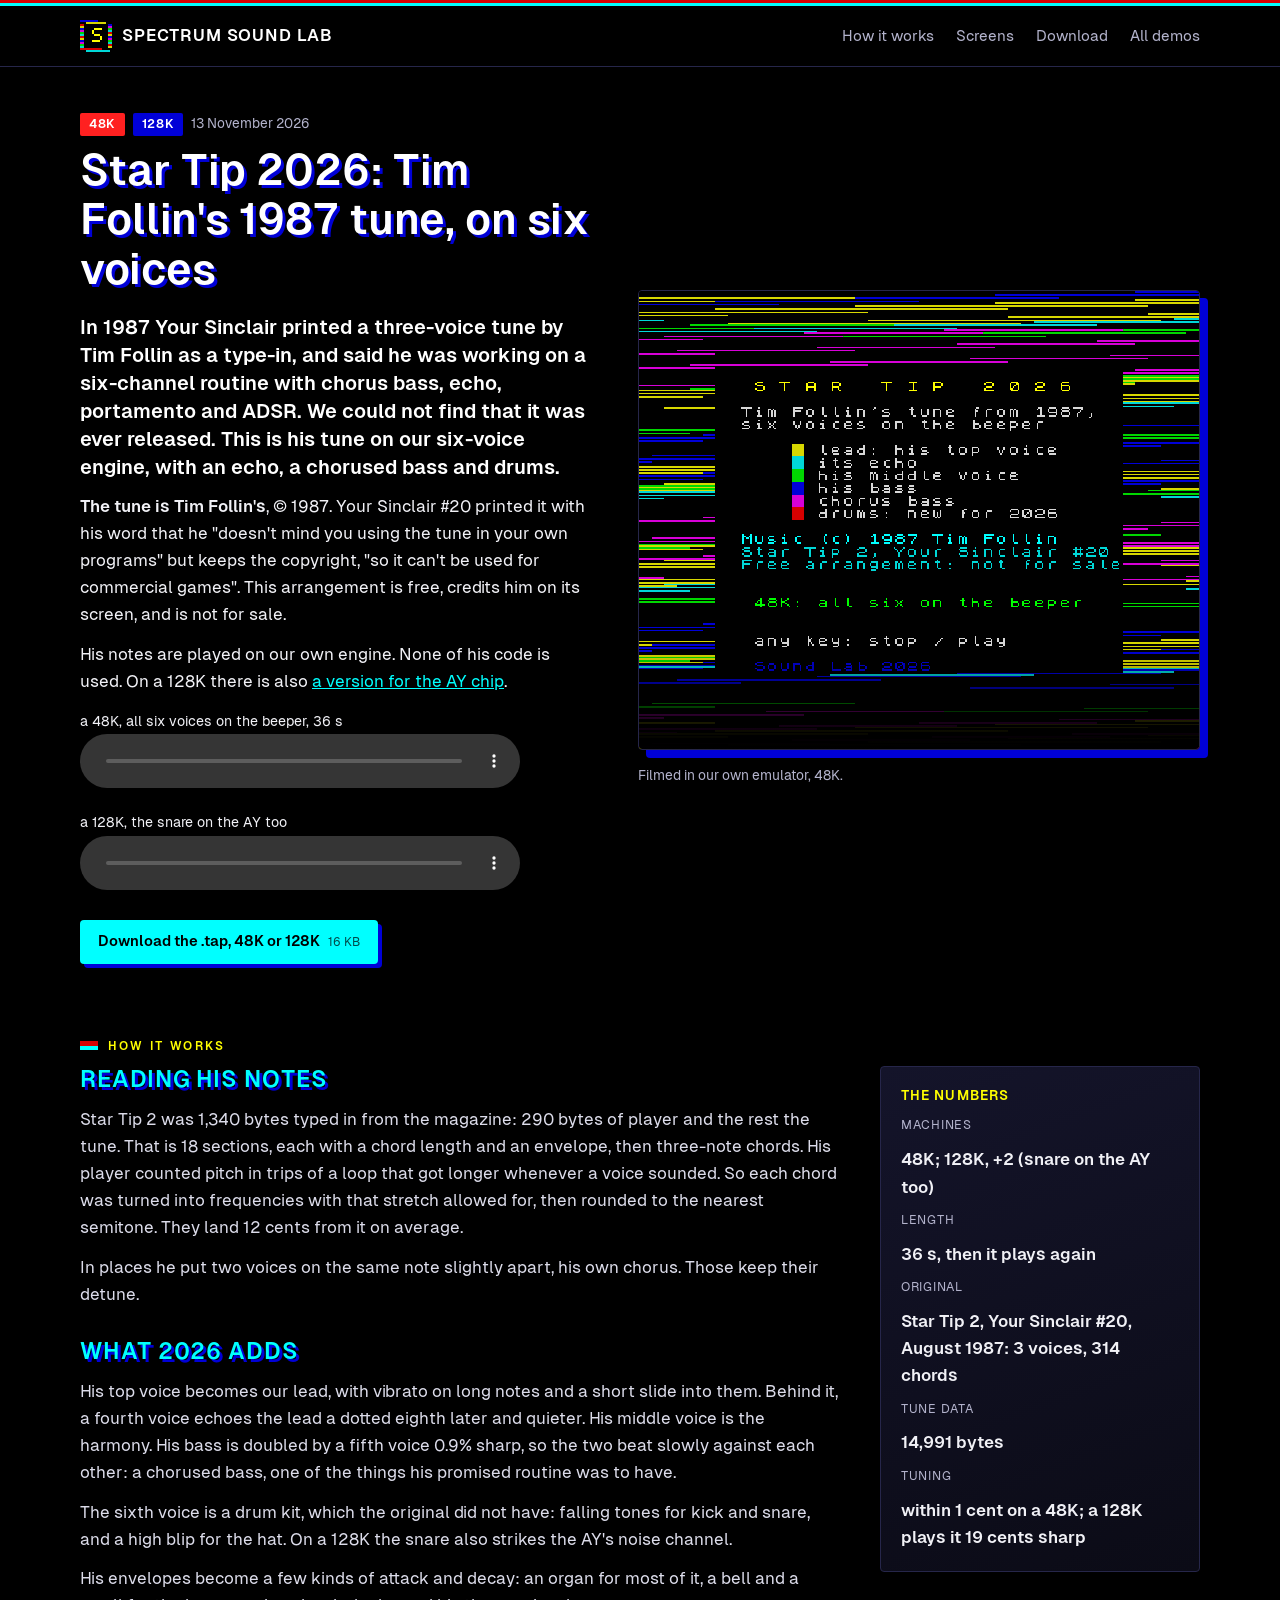
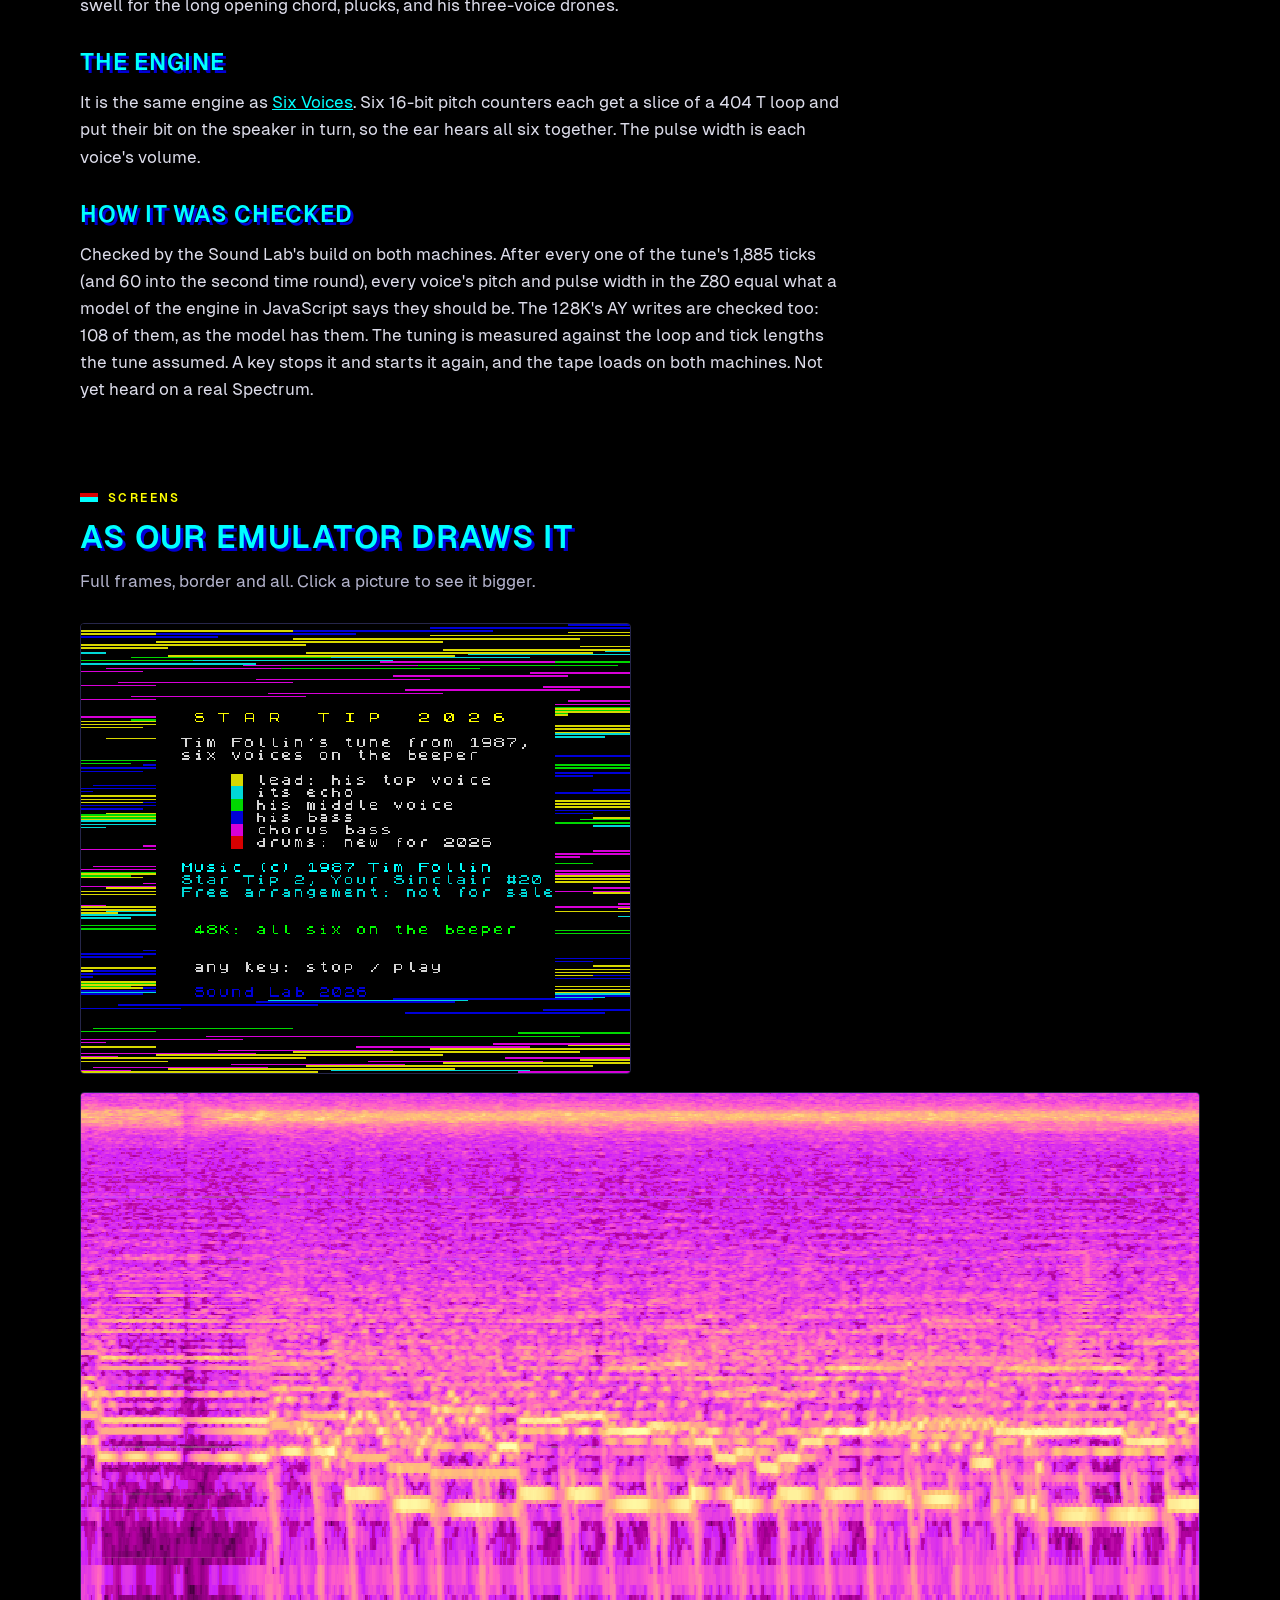
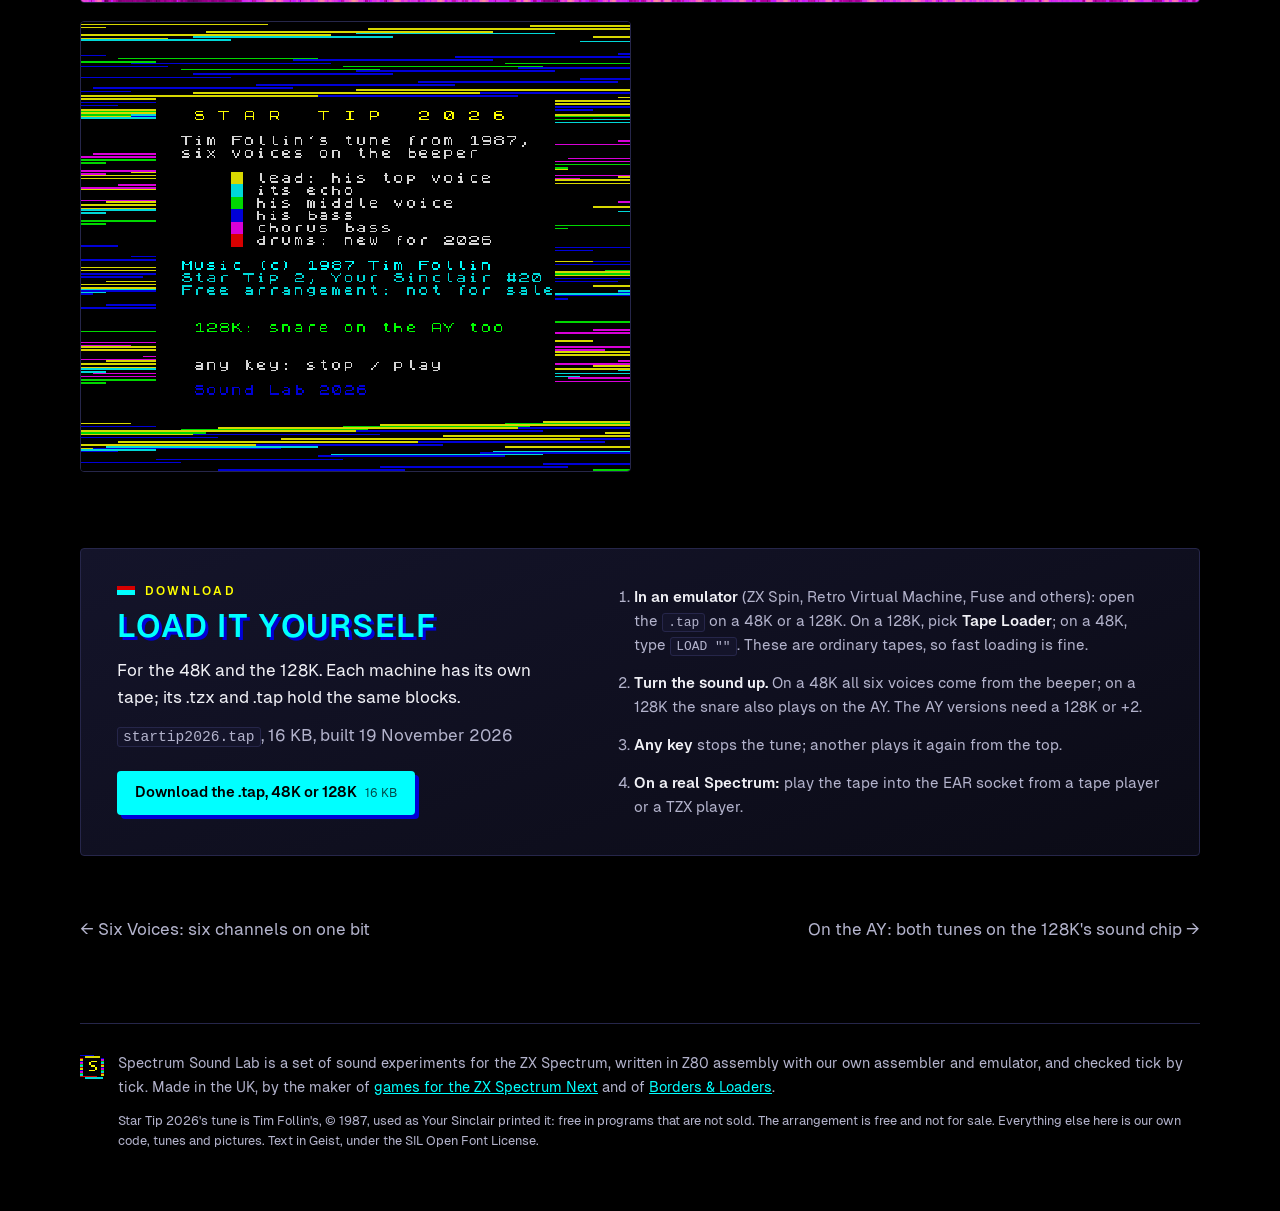
<file: demos/star-tip-2026/index.html>
<!doctype html>
<html lang="en-GB">
<head>
<meta charset="utf-8">
<meta name="viewport" content="width=device-width,initial-scale=1">
<title>Star Tip 2026: Tim Follin's 1987 tune, on six voices - Spectrum Sound Lab</title>
<meta name="description" content="In 1987 Your Sinclair printed a three-voice tune by Tim Follin as a type-in, and said he was working on a six-channel routine with chorus bass, echo, portamento and ADSR. We could not find that it was ever released. This is his tune on our six-voice engine, with an echo, a chorused bass and drums.">
<meta property="og:title" content="Star Tip 2026: Tim Follin's 1987 tune, on six voices - Spectrum Sound Lab">
<meta property="og:description" content="In 1987 Your Sinclair printed a three-voice tune by Tim Follin as a type-in, and said he was working on a six-channel routine with chorus bass, echo, portamento and ADSR. We could not find that it was ever released. This is his tune on our six-voice engine, with an echo, a chorused bass and drums.">
<meta property="og:type" content="website">
<meta property="og:url" content="https://mikeynma.github.io/spectrum-sound-lab/demos/star-tip-2026/">
<meta property="og:image" content="https://mikeynma.github.io/spectrum-sound-lab/shots/star-tip-2026/playing.png">
<meta property="og:image:type" content="image/png">
<meta property="og:image:width" content="704">
<meta property="og:image:height" content="576">
<meta property="og:image:alt" content="A Spectrum screen headed STAR TIP 2026 with a colour key for six voices, credits to Tim Follin, and a border of short coloured lines">
<link rel="canonical" href="https://mikeynma.github.io/spectrum-sound-lab/demos/star-tip-2026/">
<meta name="twitter:card" content="summary_large_image">
<meta name="twitter:image" content="https://mikeynma.github.io/spectrum-sound-lab/shots/star-tip-2026/playing.png">
<meta name="theme-color" content="#000000">
<link rel="icon" href="../../favicon-32.png" type="image/png">
<link rel="apple-touch-icon" href="../../apple-touch-icon.png">
<link rel="preload" href="../../fonts/geist-400.woff2" as="font" type="font/woff2" crossorigin>
<link rel="stylesheet" href="../../site.css">
</head>
<body>
<div class="tape" aria-hidden="true"></div>
<header class="top">
  <div class="wrap">
    <a class="brand" href="../../" aria-label="Spectrum Sound Lab, the front page"><img src="../../icon.png" width="32" height="32" alt=""><span>Spectrum Sound Lab</span></a>
    <nav aria-label="Sections"><a href="#how">How it works</a><a href="#screens">Screens</a><a href="#download">Download</a><a href="../../#demos">All demos</a></nav>
  </div>
</header>

<main>
<section class="hero wrap">
  <div class="hero-text">
    <p class="badges"><span class="badge m48K">48K</span><span class="badge m128K">128K</span><span class="date">13 November 2026</span></p>
    <h1 class="title">Star Tip 2026: Tim Follin's 1987 tune, on six voices</h1>
    <p class="lead">In 1987 Your Sinclair printed a three-voice tune by Tim Follin as a type-in, and said he was working on a six-channel routine with chorus bass, echo, portamento and ADSR. We could not find that it was ever released. This is his tune on our six-voice engine, with an echo, a chorused bass and drums.</p>
    <p><b>The tune is Tim Follin's</b>, &copy; 1987. Your Sinclair #20 printed it with his word that he "doesn't mind you using the tune in your own programs" but keeps the copyright, "so it can't be used for commercial games". This arrangement is free, credits him on its screen, and is not for sale.</p>
<p>His notes are played on our own engine. None of his code is used. On a 128K there is also <a href="../on-the-ay/">a version for the AY chip</a>.</p>
    <div class="listen"><p><small>a 48K, all six voices on the beeper, 36 s</small><br><audio controls preload="none" style="width:100%;max-width:440px" src="../../audio/startip2026-48k.mp3"></audio></p><p><small>a 128K, the snare on the AY too</small><br><audio controls preload="none" style="width:100%;max-width:440px" src="../../audio/startip2026-128k.mp3"></audio></p></div>
    <div class="actions"><a class="btn" href="../../files/startip2026.tap" download>Download the .tap, 48K or 128K <small>16 KB</small></a></div>
  </div>
  <figure class="hero-shot">
    <video src="../../videos/star-tip-2026.mp4" poster="../../shots/star-tip-2026/playing.png" width="1056" height="864" muted loop playsinline controls preload="metadata" aria-label="Star Tip 2026: Tim Follin's 1987 tune, on six voices: Filmed in our own emulator, 48K"></video>
    <figcaption>Filmed in our own emulator, 48K.</figcaption>
  </figure>
</section>

<section id="how" class="wrap">
  <p class="eyebrow">How it works</p>
  <div class="tech">
    <div class="tech-text">
      <h2>Reading his notes</h2>
      <p>Star Tip 2 was 1,340 bytes typed in from the magazine: 290 bytes of player and the rest the tune. That is 18 sections, each with a chord length and an envelope, then three-note chords. His player counted pitch in trips of a loop that got longer whenever a voice sounded. So each chord was turned into frequencies with that stretch allowed for, then rounded to the nearest semitone. They land 12 cents from it on average.</p>
<p>In places he put two voices on the same note slightly apart, his own chorus. Those keep their detune.</p>
      <h2>What 2026 adds</h2>
      <p>His top voice becomes our lead, with vibrato on long notes and a short slide into them. Behind it, a fourth voice echoes the lead a dotted eighth later and quieter. His middle voice is the harmony. His bass is doubled by a fifth voice 0.9% sharp, so the two beat slowly against each other: a chorused bass, one of the things his promised routine was to have.</p>
<p>The sixth voice is a drum kit, which the original did not have: falling tones for kick and snare, and a high blip for the hat. On a 128K the snare also strikes the AY's noise channel.</p>
<p>His envelopes become a few kinds of attack and decay: an organ for most of it, a bell and a swell for the long opening chord, plucks, and his three-voice drones.</p>
      <h2>The engine</h2>
      <p>It is the same engine as <a href="../six-voices/">Six Voices</a>. Six 16-bit pitch counters each get a slice of a 404 T loop and put their bit on the speaker in turn, so the ear hears all six together. The pulse width is each voice's volume.</p>
      <h2>How it was checked</h2>
      <p>Checked by the Sound Lab's build on both machines. After every one of the tune's 1,885 ticks (and 60 into the second time round), every voice's pitch and pulse width in the Z80 equal what a model of the engine in JavaScript says they should be. The 128K's AY writes are checked too: 108 of them, as the model has them. The tuning is measured against the loop and tick lengths the tune assumed. A key stops it and starts it again, and the tape loads on both machines. Not yet heard on a real Spectrum.</p>
    </div>
    <aside class="card numbers">
      <h3>The numbers</h3>
      <dl><dt>Machines</dt><dd>48K; 128K, +2 (snare on the AY too)</dd><dt>Length</dt><dd>36 s, then it plays again</dd><dt>Original</dt><dd>Star Tip 2, Your Sinclair #20, August 1987: 3 voices, 314 chords</dd><dt>Tune data</dt><dd>14,991 bytes</dd><dt>Tuning</dt><dd>within 1 cent on a 48K; a 128K plays it 19 cents sharp</dd></dl>
    </aside>
  </div>
</section>

<section id="screens" class="wrap">
  <p class="eyebrow">Screens</p>
  <h2>As our emulator draws it</h2>
  <p class="sub">Full frames, border and all. Click a picture to see it bigger.</p>
  <div class="gallery">
    <a class="shot" href="../../shots/star-tip-2026/playing.png" data-caption="Playing on a 48K. The border shows each voice's turn on the speaker in its own colour."><img src="../../shots/star-tip-2026/playing.png" width="704" height="576" loading="lazy" alt="A Spectrum screen headed STAR TIP 2026 with a colour key for six voices, credits to Tim Follin, and a border of short coloured lines"></a>
    <a class="shot wide" href="../../shots/star-tip-2026/spectrogram.png" data-caption="The first 20 seconds as a spectrogram: time across, pitch up. His long opening chord swells, then the run and the main section start, with the drums as vertical streaks."><img src="../../shots/star-tip-2026/spectrogram.png" width="792" height="360" loading="lazy" alt="A spectrogram: bright horizontal note lines over a magenta background, vertical drum streaks after the first four seconds"></a>
    <a class="shot" href="../../shots/star-tip-2026/playing-128k.png" data-caption="On a 128K, where the snare also plays on the AY's noise channel."><img src="../../shots/star-tip-2026/playing-128k.png" width="704" height="576" loading="lazy" alt="The same Star Tip 2026 screen, its machine line reading 128K: snare on the AY too"></a>
  </div>
</section>

<section id="download" class="wrap">
  <div class="card download">
    <div>
      <p class="eyebrow">Download</p>
      <h2>Load it yourself</h2>
      <p>For the 48K and the 128K. Each machine has its own tape; its .tzx and .tap hold the same blocks.</p>
      <p class="meta"><code>startip2026.tap</code>, 16 KB, built 19 November 2026</p>
      <div class="actions"><a class="btn" href="../../files/startip2026.tap" download>Download the .tap, 48K or 128K <small>16 KB</small></a></div>
    </div>
    <ol class="steps">
      <li><b>In an emulator</b> (ZX Spin, Retro Virtual Machine, Fuse and others): open the <code>.tap</code> on a 48K or a 128K. On a 128K, pick <b>Tape Loader</b>; on a 48K, type <code>LOAD ""</code>. These are ordinary tapes, so fast loading is fine.</li>
      <li><b>Turn the sound up.</b> On a 48K all six voices come from the beeper; on a 128K the snare also plays on the AY. The AY versions need a 128K or +2.</li>
      <li><b>Any key</b> stops the tune; another plays it again from the top.</li>
      <li><b>On a real Spectrum:</b> play the tape into the EAR socket from a tape player or a TZX player.</li>
    </ol>
  </div>
</section>

<nav class="wrap pager" aria-label="Other demos">
  <a href="../six-voices/">&larr; Six Voices: six channels on one bit</a>
  <a href="../on-the-ay/">On the AY: both tunes on the 128K's sound chip &rarr;</a>
</nav>
</main>

<footer class="wrap foot">
  <img src="../../icon.png" width="24" height="24" alt="">
  <div>
    <p>Spectrum Sound Lab is a set of sound experiments for the ZX Spectrum, written in Z80 assembly with our own assembler and emulator, and checked tick by tick. Made in the UK, by the maker of <a href="https://mikeynma.github.io/">games for the ZX Spectrum Next</a> and of <a href="https://mikeynma.github.io/borders-and-loaders/">Borders &amp; Loaders</a>.</p>
    <p class="small">Star Tip 2026's tune is Tim Follin's, &copy; 1987, used as Your Sinclair printed it: free in programs that are not sold. The arrangement is free and not for sale. Everything else here is our own code, tunes and pictures. Text in Geist, under the SIL Open Font License.</p>
  </div>
</footer>
<dialog class="lightbox" aria-label="Screenshot">
  <figure><div class="lb-view"><img alt=""></div><figcaption></figcaption></figure>
  <div class="lb-zoom" role="group" aria-label="Zoom">
    <button type="button" class="lb-out" aria-label="Zoom out">&minus;</button>
    <button type="button" class="lb-fit" aria-label="Fit it to the screen">Fit</button>
    <button type="button" class="lb-in" aria-label="Zoom in">+</button>
  </div>
  <button class="lb-btn lb-prev" type="button" aria-label="Previous picture">&lsaquo;</button>
  <button class="lb-btn lb-next" type="button" aria-label="Next picture">&rsaquo;</button>
  <button class="lb-btn lb-close" type="button" autofocus aria-label="Close">&times;</button>
</dialog>
<script src="../../site.js"></script>
</body>
</html>
</file>
<file: site.css>
/* Borders & Loaders - written by hand (sitegen/make.js writes the pages, not this). */
@font-face { font-family: Geist; src: url(fonts/geist-400.woff2) format("woff2"); font-weight: 400; font-display: swap; }
@font-face { font-family: Geist; src: url(fonts/geist-600.woff2) format("woff2"); font-weight: 600 900; font-display: swap; }

/* the Spectrum: black paper, its bright colours, a hard blue shadow */
:root {
  color-scheme: dark;
  --bg: #000;
  --card: #0b0b16;
  --card-hi: #14142a;
  --border: #26264a;
  --fg: #f1f1f6;
  --muted: #b3b3cc;
  --heading: #fff;
  --cyan: #00ffff;
  --yellow: #ffff00;
  --red: #ff2020;
  --blue: #0000d7;
  --radius: 4px;
}
* { box-sizing: border-box; }
html { scroll-behavior: smooth; scroll-padding-top: 76px; }
body { margin: 0; color: var(--fg); background: var(--bg); font: 17px/1.6 Geist, system-ui, sans-serif; -webkit-font-smoothing: antialiased; }
a { color: var(--cyan); }
img, video { max-width: 100%; height: auto; }
.wrap { width: min(1120px, 100% - 32px); margin-inline: auto; }
h1, h2, h3 { line-height: 1.2; margin: 0; }
h2 { font: 900 clamp(1.4rem, 3vw, 2rem)/1.2 Geist, system-ui, sans-serif; text-transform: uppercase; letter-spacing: 0.04em; color: var(--cyan); margin-bottom: 12px; text-shadow: 3px 3px 0 var(--blue); }
h3 { font: 700 1.05rem/1.3 Geist, system-ui, sans-serif; color: var(--heading); margin-bottom: 6px; }
p { margin: 0 0 12px; }
code { font: 0.86em ui-monospace, monospace; background: var(--card-hi); border: 1px solid var(--border); border-radius: 3px; padding: 1px 5px; }
:focus-visible { outline: 2px solid var(--yellow); outline-offset: 2px; }

/* loading stripes, rolling, along the very top */
.tape { position: fixed; inset: 0 0 auto; height: 6px; z-index: 20;
  background: repeating-linear-gradient(180deg, #d70000 0 3px, #00ffff 3px 6px); background-size: 100% 6px; animation: roll 0.35s steps(3) infinite; }
@keyframes roll { to { background-position: 0 6px; } }
@media (prefers-reduced-motion: reduce) { .tape { animation: none; } html { scroll-behavior: auto; } }

/* the bar along the top */
.top { position: sticky; top: 6px; z-index: 10; background: rgb(0 0 0 / 0.88); backdrop-filter: blur(8px); border-bottom: 1px solid var(--border); }
.top .wrap { display: flex; align-items: center; gap: 24px; height: 60px; }
.brand { display: flex; align-items: center; gap: 10px; font: 900 1.05rem/1 Geist, system-ui, sans-serif; text-transform: uppercase; letter-spacing: 0.05em; color: var(--heading); text-decoration: none; white-space: nowrap; }
.brand img { image-rendering: pixelated; }
.top nav { display: flex; gap: 22px; margin-left: auto; }
.top nav a { color: var(--muted); text-decoration: none; font-size: 0.95rem; }
.top nav a:hover { color: var(--fg); }

/* buttons and badges: flat colour, a hard shadow, like a Spectrum menu */
.btn { display: inline-flex; align-items: center; gap: 8px; min-height: 44px; padding: 10px 18px; line-height: 1.25; border-radius: var(--radius); background: var(--cyan); color: #000; font: 700 0.92rem/1 Geist, system-ui, sans-serif; text-decoration: none; border: 0; box-shadow: 4px 4px 0 var(--blue); transition: transform 0.1s, box-shadow 0.1s; }
.btn:hover { transform: translate(-1px, -1px); box-shadow: 5px 5px 0 var(--blue); }
.btn:active { transform: translate(3px, 3px); box-shadow: 1px 1px 0 var(--blue); }
.btn small { font-weight: 400; opacity: 0.7; }
.btn-ghost { background: var(--card-hi); color: var(--fg); box-shadow: inset 0 0 0 1px var(--border), 4px 4px 0 #000; }
.btn-ghost:hover { box-shadow: inset 0 0 0 1px var(--muted), 5px 5px 0 #000; }
.btn-small { min-height: 34px; padding: 6px 12px; font-size: 0.82rem; box-shadow: 3px 3px 0 var(--blue); }
.btn-small.btn-ghost { box-shadow: inset 0 0 0 1px var(--border); text-transform: uppercase; }
.badges { display: flex; flex-wrap: wrap; align-items: center; gap: 8px; margin-bottom: 10px; }
.badge { display: inline-block; padding: 2px 9px; border-radius: 2px; font: 800 0.78rem/1.5 Geist, system-ui, sans-serif; letter-spacing: 0.05em; }
.m48K { background: var(--red); color: #fff; }
.m128K { background: var(--blue); color: #fff; }
.date { color: var(--muted); font-size: 0.85rem; }

/* sections */
main { overflow-x: clip; }
main > section { padding: 76px 0 0; }
.eyebrow { display: flex; align-items: center; gap: 10px; font: 800 0.75rem/1 Geist, system-ui, sans-serif; text-transform: uppercase; letter-spacing: 0.2em; color: var(--yellow); margin-bottom: 14px; }
.eyebrow::before { content: ""; width: 18px; height: 9px; background: linear-gradient(#d70000 0 50%, #00ffff 50%); }
.sub, .meta { color: var(--muted); }
.sub { margin-bottom: 28px; }

/* grid items may shrink below their content (a long button, a wide picture) */
.hero > *, .demo > *, .tech > *, .download > * { min-width: 0; }

/* the top of a page */
.hero { display: grid; grid-template-columns: 1fr 1.1fr; gap: 48px; align-items: center; padding-top: 52px; }
.hero h1 { margin: 6px 0 18px; }
.hero h1.title { font: 900 clamp(1.8rem, 4vw, 2.7rem)/1.15 Geist, system-ui, sans-serif; color: var(--heading); text-shadow: 3px 3px 0 var(--blue); }
.logo { display: block; width: min(560px, 100%); image-rendering: pixelated; }
.lead { font: 600 1.25rem/1.4 Geist, system-ui, sans-serif; color: var(--heading); }
.actions { display: flex; flex-wrap: wrap; gap: 14px; margin-top: 22px; }
.hero-shot { margin: 0; }
.hero-shot img, .hero-shot video, .gallery img, .demo-media img, .demo-media video { display: block; width: 100%; image-rendering: pixelated; background: #000; border: 1px solid var(--border); border-radius: var(--radius); }
.hero-shot img, .hero-shot video { box-shadow: 8px 8px 0 var(--blue); }
.hero-shot figcaption { margin-top: 14px; font-size: 0.86rem; color: var(--muted); }

/* the demos on the front page */
.demos { display: grid; gap: 22px; }
.demo { display: grid; grid-template-columns: minmax(0, 1fr) minmax(0, 1.15fr); gap: 28px; align-items: center; padding: 20px; }
.demo h3 { font-size: 1.3rem; margin-bottom: 10px; }
.demo h3 a { color: var(--heading); text-decoration: none; }
.demo h3 a:hover { color: var(--cyan); }
.demo p { color: var(--muted); }
.demo .links { display: flex; flex-wrap: wrap; gap: 10px; margin: 16px 0 0; }

/* cards */
.grid { display: grid; gap: 16px; }
.cards { grid-template-columns: repeat(auto-fill, minmax(260px, 1fr)); }
.card { background: linear-gradient(160deg, var(--card-hi), var(--card)); border: 1px solid var(--border); border-radius: var(--radius); padding: 20px; }
.cards .card p { margin: 0; color: var(--muted); font-size: 0.95rem; }

/* how it works */
.tech { display: grid; grid-template-columns: minmax(0, 1fr) 320px; gap: 40px; align-items: start; }
.tech-text h2 { font-size: clamp(1.15rem, 2.2vw, 1.45rem); margin-top: 30px; }
.tech-text h2:first-child { margin-top: 0; }
.tech-text p, .tech-text li { color: #dcdcea; }
.tech-text ul { padding-left: 20px; }
.tech-text b { color: var(--heading); }
/* hints with their answers hidden until asked (a game's "How to play") */
.hint { border: 1px solid rgba(255,255,255,0.12); border-radius: 10px; padding: 10px 14px; margin: 10px 0; background: rgba(255,255,255,0.03); }
.hint summary { cursor: pointer; color: var(--heading); font-weight: 600; }
.hint summary small { color: #9a9ab0; font-weight: 400; }
.hint[open] summary small { display: none; }
.hint p { margin: 8px 0 0; }
.numbers { position: sticky; top: 90px; }
.numbers h3 { color: var(--yellow); text-transform: uppercase; letter-spacing: 0.08em; font-size: 0.85rem; margin-bottom: 12px; }
.numbers dl { margin: 0; display: grid; gap: 10px; }
.numbers dt { font-size: 0.78rem; text-transform: uppercase; letter-spacing: 0.06em; color: var(--muted); }
.numbers dd { margin: 0; font-weight: 600; }

/* screens */
.gallery { display: grid; grid-template-columns: repeat(auto-fill, minmax(420px, 1fr)); gap: 18px; align-items: start; }
@media (max-width: 480px) { .gallery { grid-template-columns: 1fr; } }
.gallery a { display: block; }
.gallery a.wide { grid-column: 1 / -1; }

/* loading and downloads */
.download { display: grid; grid-template-columns: 1fr 1.2fr; gap: 40px; padding: 36px; }
.download p { margin: 0 0 10px; }
.steps { margin: 0; padding-left: 20px; color: var(--muted); font-size: 0.94rem; display: grid; gap: 14px; align-content: center; }
.steps b { color: var(--fg); }

/* the changelog */
.log ul { margin: 0; padding: 0; list-style: none; display: grid; gap: 10px; color: var(--muted); }
.log time { color: var(--yellow); font-weight: 700; margin-right: 8px; white-space: nowrap; }
.log b { color: var(--fg); }

/* other demos */
.pager { display: flex; justify-content: space-between; gap: 20px; margin-top: 60px; }
.pager a { color: var(--muted); text-decoration: none; }
.pager a:hover { color: var(--cyan); }

/* the bottom */
.foot { display: flex; gap: 14px; align-items: flex-start; margin-top: 80px; padding: 28px 0 48px; border-top: 1px solid var(--border); color: var(--muted); font-size: 0.9rem; }
.foot img { image-rendering: pixelated; margin-top: 3px; }
.small { font-size: 0.8rem; }

/* the lightbox */
.lightbox { padding: 0; border: 0; background: transparent; max-width: 96vw; max-height: 96vh; }
.lightbox::backdrop { background: rgb(0 0 0 / 0.92); }
.lightbox figure { margin: 0; text-align: center; }
.lb-view { width: 92vw; height: 84vh; overflow: auto; display: flex; overscroll-behavior: contain; }
.lb-view img { margin: auto; max-width: 100%; max-height: 100%; image-rendering: pixelated; }
.lb-view.zoomed { cursor: grab; }
.lb-view.zoomed.dragging { cursor: grabbing; }
.lb-view.zoomed img { max-width: none; max-height: none; }
.lb-zoom { position: fixed; bottom: 16px; left: 50%; transform: translateX(-50%); display: flex; gap: 8px; }
.lb-zoom button { min-width: 48px; height: 40px; padding: 0 12px; border-radius: 20px; border: 1px solid var(--border); background: var(--card); color: var(--fg); font: 600 1.05rem/1 Geist, system-ui, sans-serif; cursor: pointer; }
.lightbox figcaption { color: var(--muted); margin-top: 8px; max-width: 80ch; margin-inline: auto; }
.lb-btn { position: fixed; top: 50%; transform: translateY(-50%); width: 48px; height: 48px; border-radius: 50%; border: 1px solid var(--border); background: var(--card); color: var(--fg); font-size: 28px; cursor: pointer; }
.lb-prev { left: 16px; } .lb-next { right: 16px; }
.lb-close { top: 32px; right: 16px; transform: none; }

@media (max-width: 860px) {
  .hero, .demo, .tech, .download { grid-template-columns: 1fr; }
  .hero { gap: 28px; padding-top: 36px; }
  .top nav { display: none; }
  .numbers { position: static; }
  .download { padding: 24px; gap: 24px; }
}
</file>
